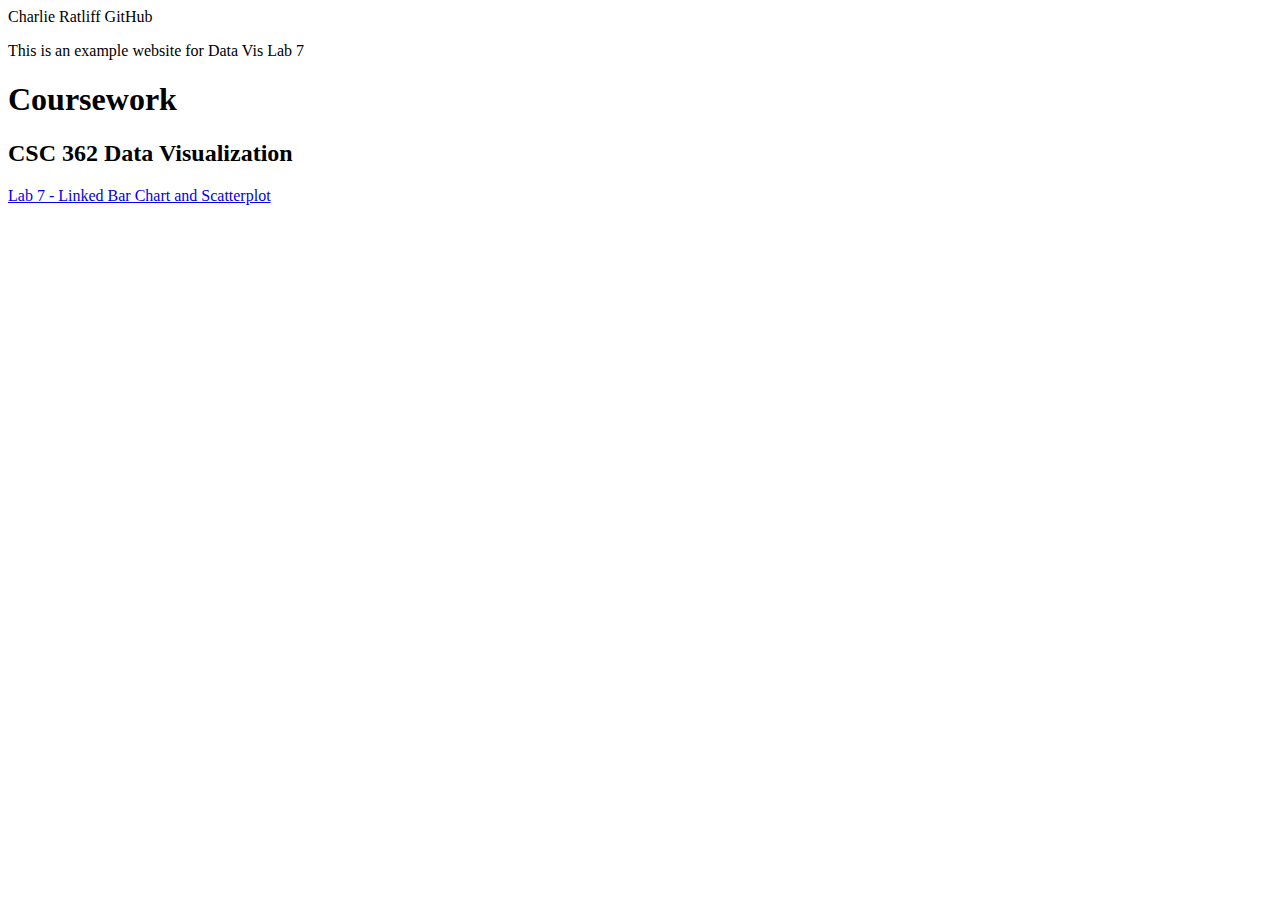
<file: index.html>
<!DOCTYPE html>
<html>
    <head>Charlie Ratliff GitHub</head>
    <p>This is an example website for Data Vis Lab 7</p>
<body>
<h1>Coursework</h1>
<h2>CSC 362 Data Visualization</h2>
<a href="lab7/trails-skeleton/index.html" target="_blank">
    Lab 7 - Linked Bar Chart and Scatterplot</a>
</body>
</html>
</file>
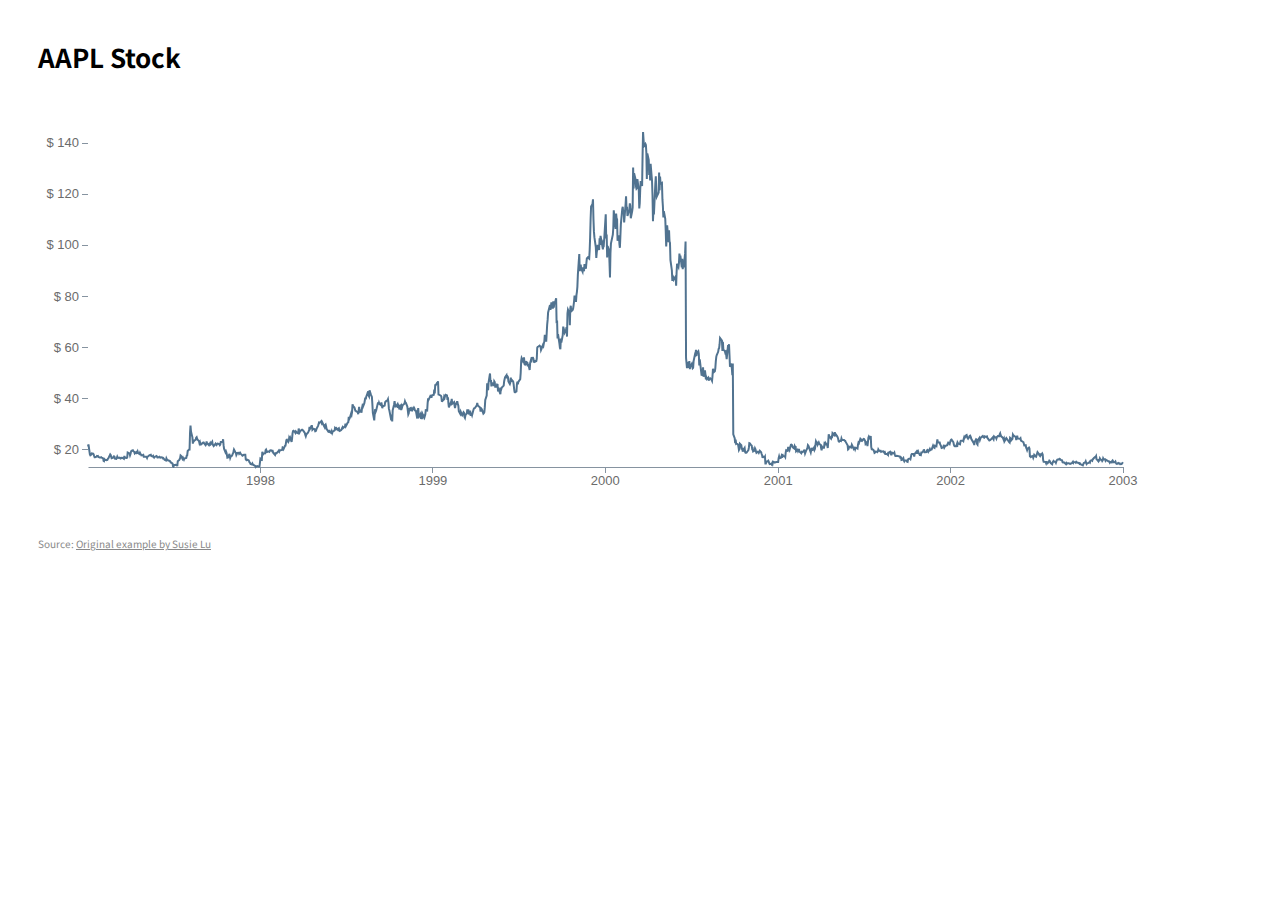
<file: Lab 8/annotations/index.html>
<!DOCTYPE html>
<html>
<head>
    <title>D3 Annotated Line Chart</title>
    <link rel="icon" href="data:;base64,iVBORwOKGO=" />
    <link rel="stylesheet" href="css/style.css">
    <link href="https://fonts.googleapis.com/css2?family=Noto+Sans+JP:wght@500;700&display=swap" rel="stylesheet">
</head>
<body> 
    <h1>AAPL Stock</h1>

    <svg id="chart"></svg>

    <div class="source">
        Source: <a href="https://bl.ocks.org/susielu/23dc3082669ee026c552b85081d90976">Original example by Susie Lu</a>
    </div>
    
    <script src="../js/d3.v6.min.js"></script>
    <script src="js/d3-annotation.min.js"></script>
    <script src="js/linechart.js"></script>
    <script src="js/main.js"></script>
</body>
</html>
</file>
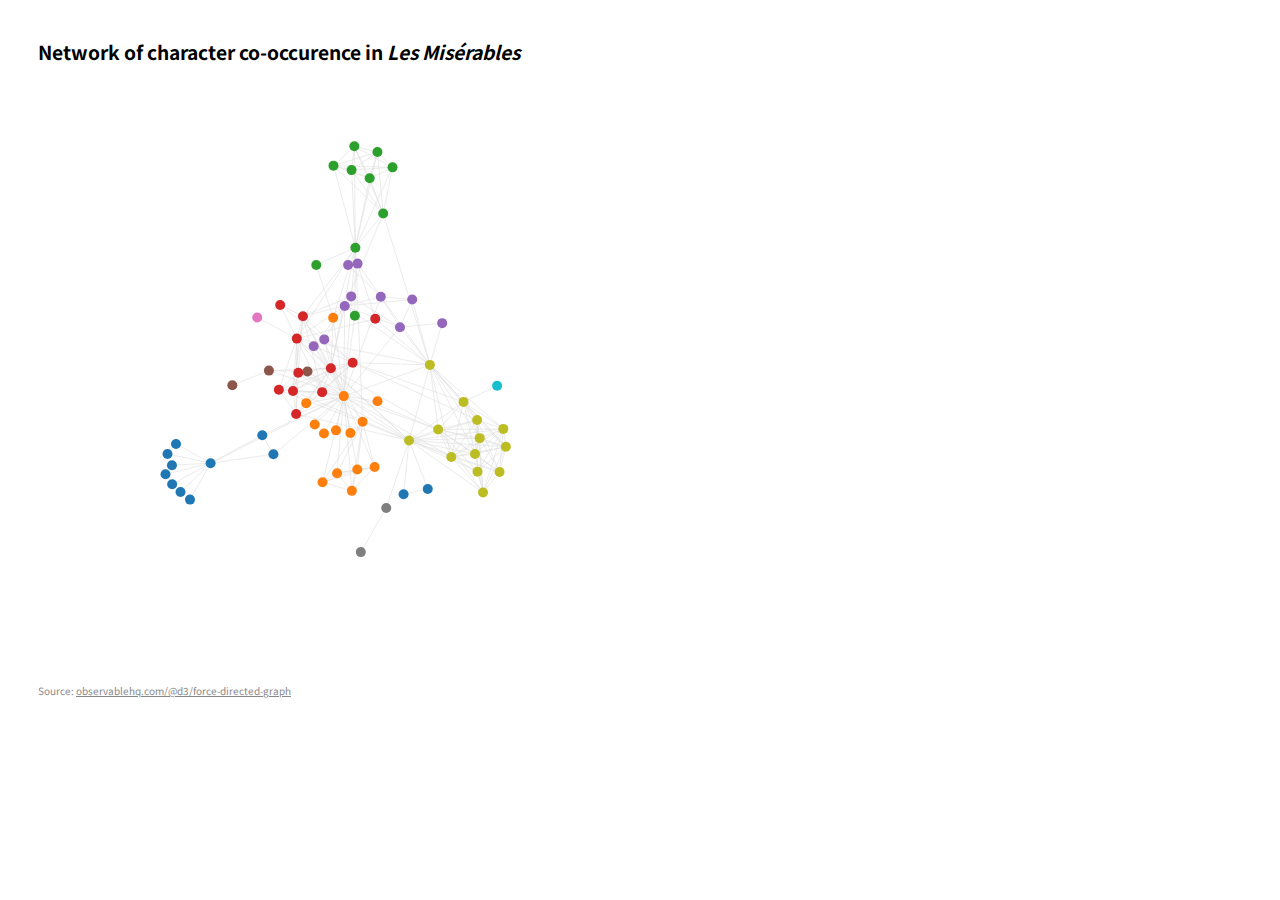
<file: Lab 8/graphs/index.html>
<!DOCTYPE html>
<html lang="en">
<head>
    <meta charset="UTF-8">
    <meta name="viewport" content="width=device-width, initial-scale=1.0">
    <title>Graphs and Trees</title>
    <link rel="stylesheet" href="css/style.css">
    <meta charset="UTF-8">
    <link href="https://fonts.googleapis.com/css2?family=Noto+Sans+JP:wght@500;700&display=swap" rel="stylesheet">

</head>
<body>
    <h1>Network of character co-occurence in <i>Les Misérables</i></h1>

    <div id="force-directed-graph"></div>
    <div id="name"></div>
    <div class="source">
        Source: <a href="https://observablehq.com/@d3/force-directed-graph">observablehq.com/@d3/force-directed-graph</a>
    </div>

    <script src="../js/d3.v6.min.js"></script>
    <script src="js/forceDirectedGraph.js"></script>
    <script src="js/main.js"></script>
</body>
</html>
</file>
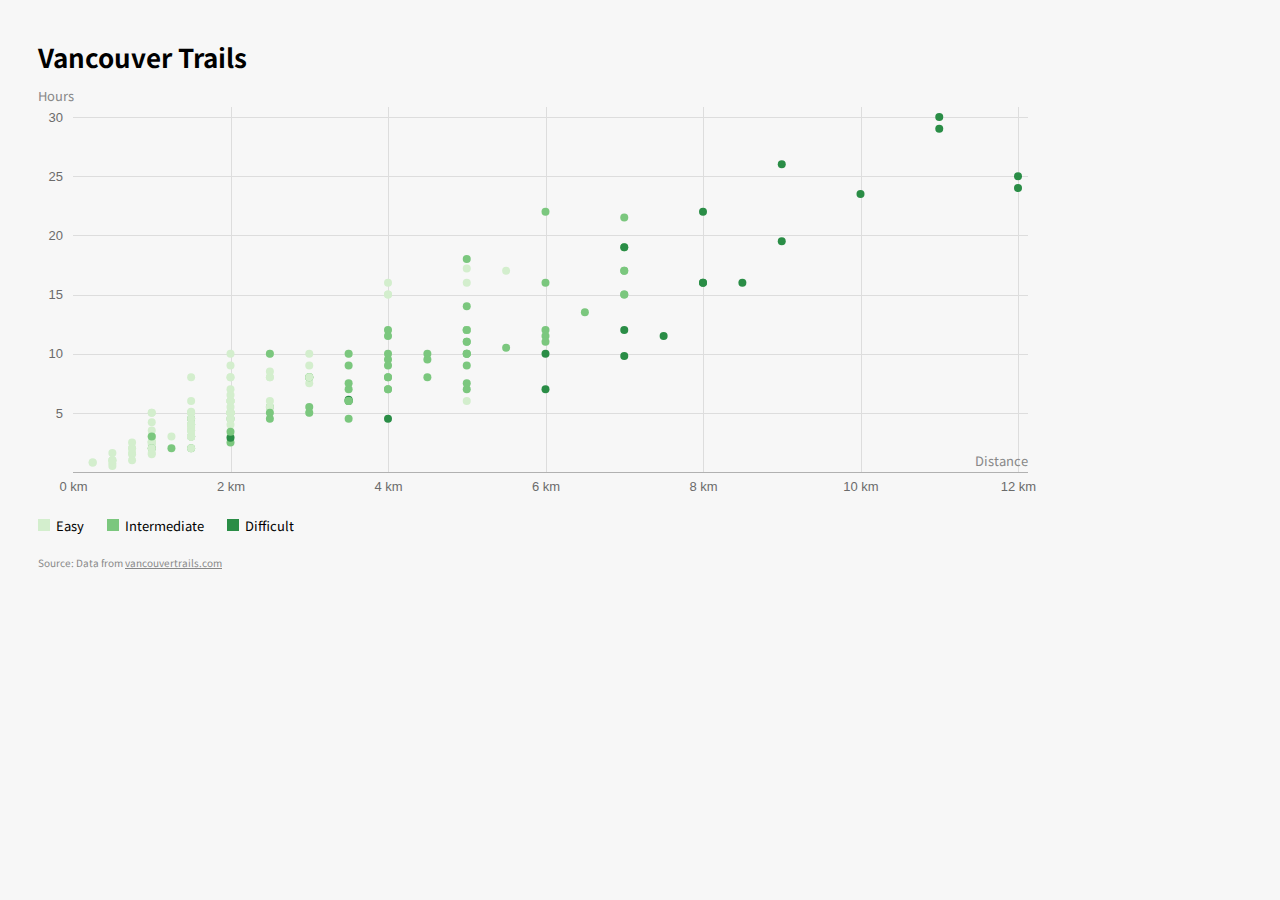
<file: Lab 8/responsive/index.html>
<!DOCTYPE html>
<html>
<head>
    <title>D3 Responsive Scatter Plot</title>
    <link rel="icon" href="data:;base64,iVBORwOKGO=" />
    <link rel="stylesheet" href="css/style.css">
    <link href="https://fonts.googleapis.com/css2?family=Noto+Sans+JP:wght@500;700&display=swap" rel="stylesheet">
</head>
<body> 
    <h1>Vancouver Trails</h1>
    
    <div id="scatterplot"></div>

    <ul class="legend">
        <li class="legend-btn" data-difficulty="Easy"><span class="legend-symbol"></span> Easy</li>
        <li class="legend-btn" data-difficulty="Intermediate"><span class="legend-symbol"></span> Intermediate</li>
        <li class="legend-btn" data-difficulty="Difficult"><span class="legend-symbol"></span> Difficult</li>
    </ul>

    <div class="source">
        Source: Data from <a href="https://vancouvertrails.com/trails/">vancouvertrails.com</a>
    </div>

    <div id="tooltip"></div>
    
    <script src="../js/d3.v6.min.js"></script>
    <script src="js/scatterplot.js"></script>
    <script src="js/main.js"></script>
</body>
</html>
</file>
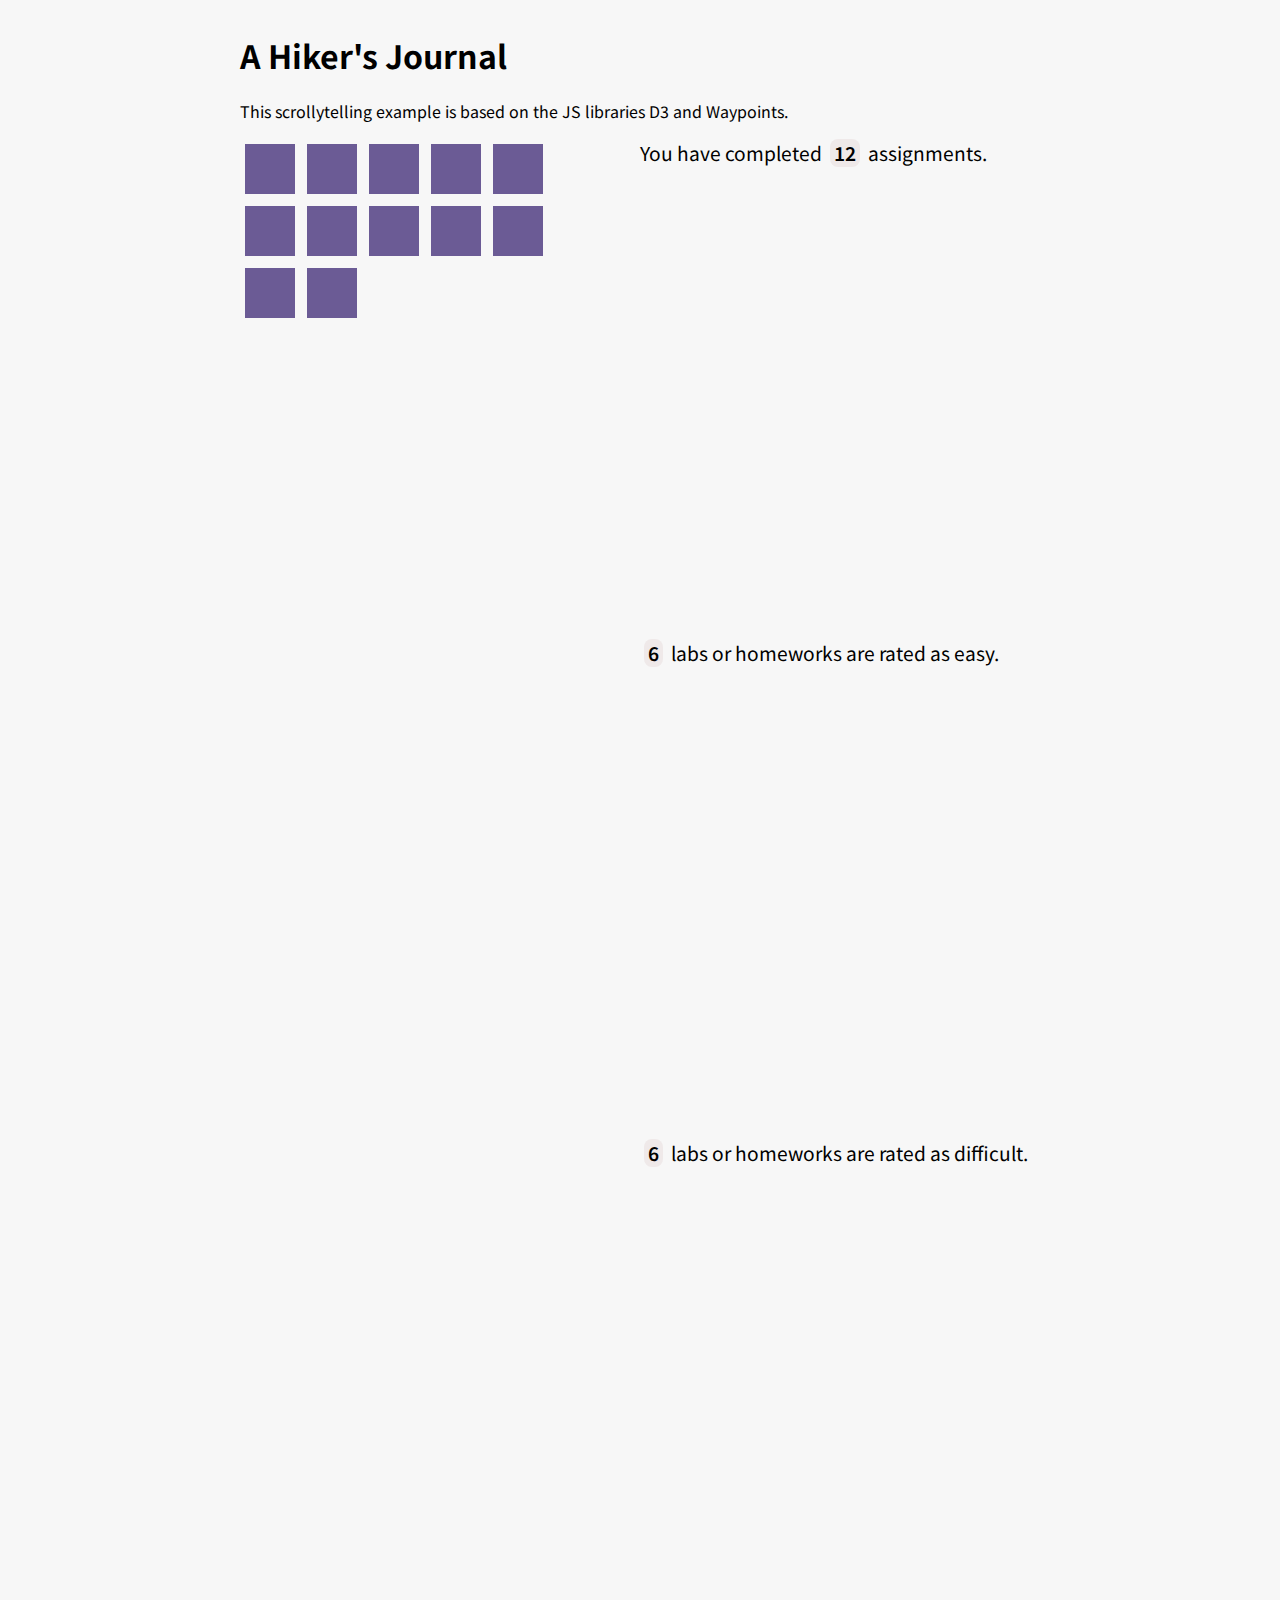
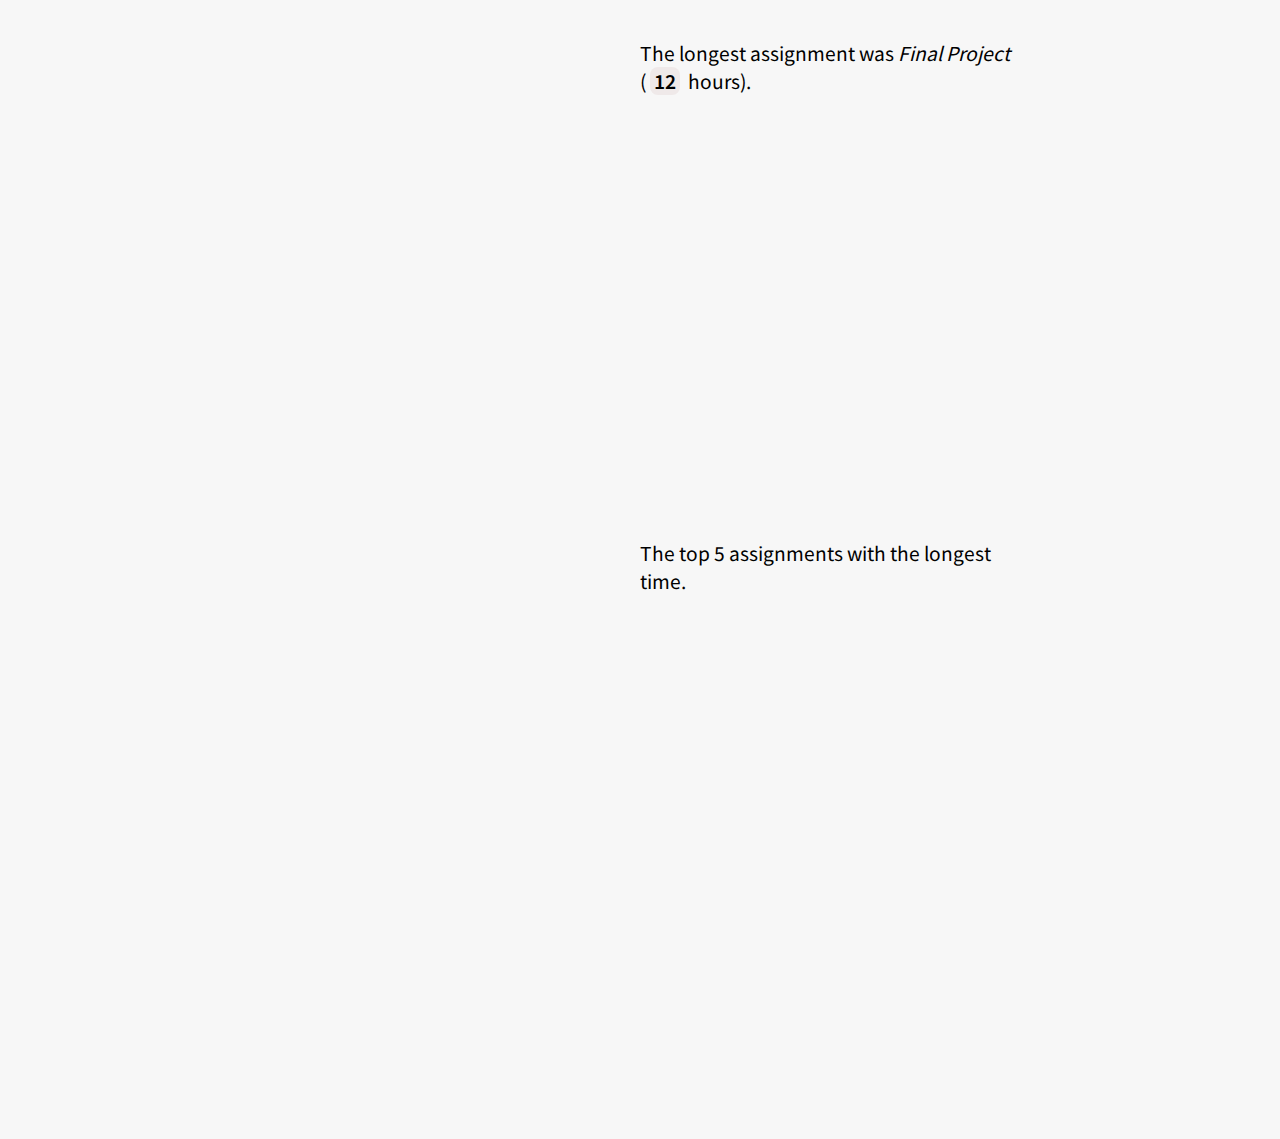
<file: Lab 8/scrollytelling/index.html>
<!DOCTYPE html>
<html>
<head>
    <title>Scrollytelling using D3 and Waypoints</title>
    <link rel="icon" href="data:;base64,iVBORwOKGO=" />
    <link rel="stylesheet" href="css/style.css">
    <link href="https://fonts.googleapis.com/css2?family=Noto+Sans+JP:wght@400;500;700&display=swap" rel="stylesheet">
</head>
<body> 
    <div class="page">
        <h1>A Hiker's Journal</h1>

        <p>This scrollytelling example is based on the JS libraries D3 and Waypoints.</p>

        <div class="container">
            <div id="vis"></div>
            <div id="prose">
                <div class="step" id="step0">You have completed <span class="count" id="assignment-count"></span> assignments.</div>
                <div class="step" id="step1"><span class="count" id="easy-assignment-count"></span> labs or homeworks are rated as easy.</div>
                <div class="step" id="step2"><span class="count" id="difficult-assignment-count"></span> labs or homeworks are rated as difficult.</div>
                <div class="step" id="step3">The longest assignment was <i><span id="max-duration-assignment"></span></i><br>(<span class="count" id="max-duration"></span> hours).</div>
                <div class="step" id="step4">The top 5 assignments with the longest time.</div>
            </div>
        </div>
    </div>


    <script src="../js/d3.v6.min.js"></script>
    <script src="js/noframework.waypoints.min.js"></script>
    <script src="js/scrollerVis.js"></script>
    <script src="js/main.js"></script>
</body>
</html>
</file>
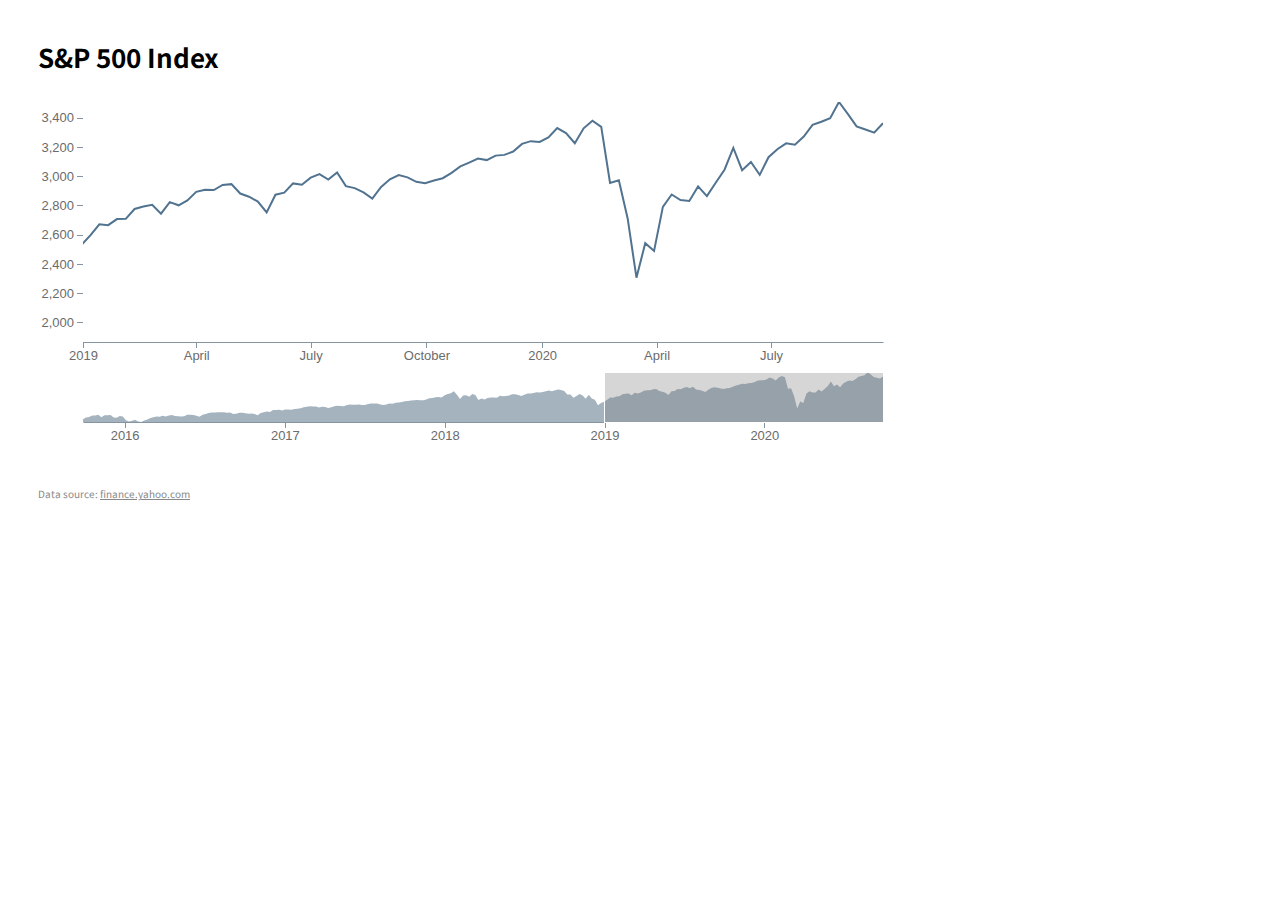
<file: lab7/stock-skeleton/index.html>
<!DOCTYPE html>
<html>
<head>
    <title>D3 Brushing & Linking</title>
    <link rel="stylesheet" href="css/style.css">
    <link href="https://fonts.googleapis.com/css2?family=Noto+Sans+JP:wght@500;700&display=swap" rel="stylesheet">
</head>
<body> 
    <h1>S&P 500 Index</h1>

    <svg id="chart"></svg>

    <div class="source">
        Data source: <a href="https://finance.yahoo.com">finance.yahoo.com</a>
    </div>
    
    <script src="js/d3.v6.min.js"></script>
    <script src="js/focusContextVis.js"></script>
    <script src="js/main.js"></script>
</body>
</html>
</file>
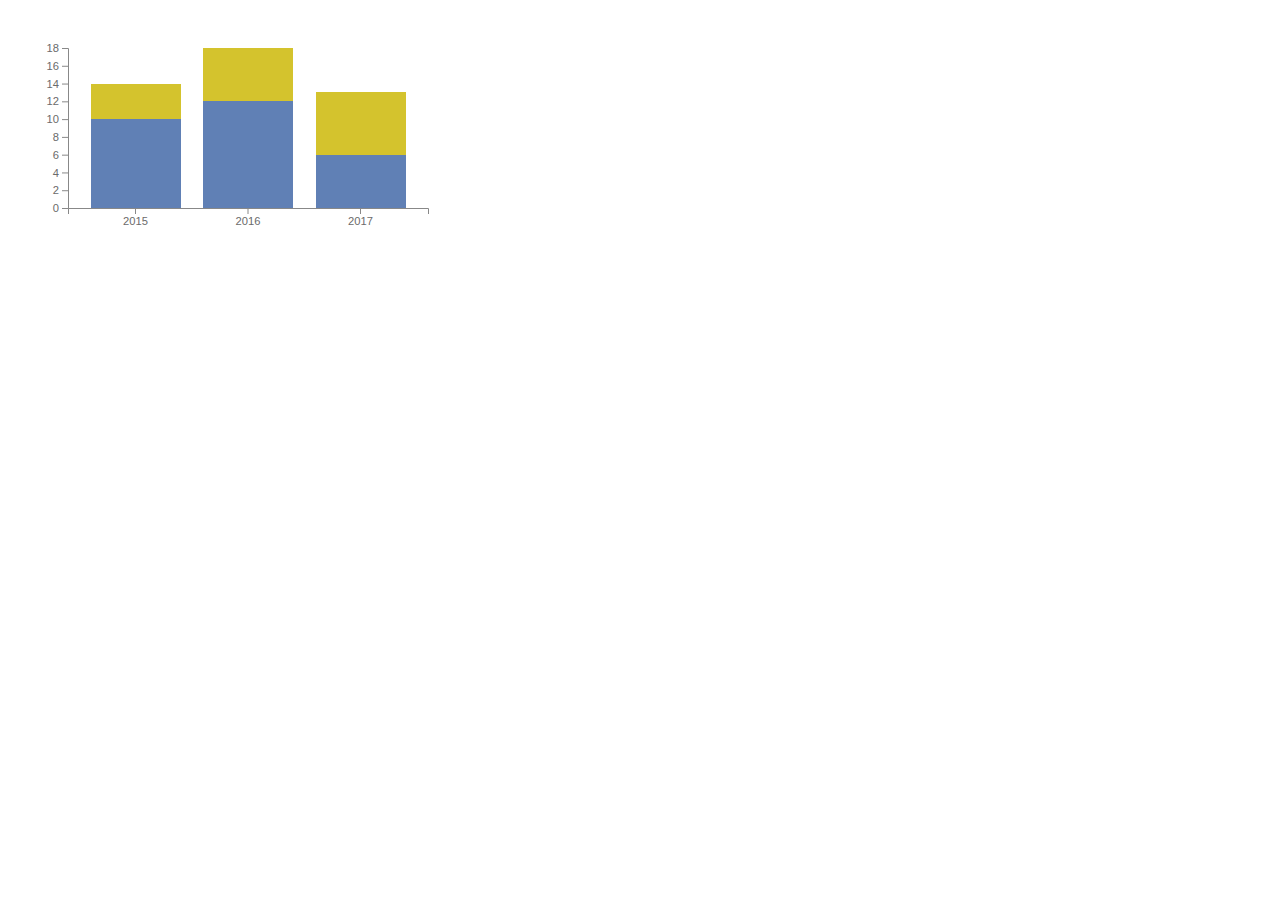
<file: lab7/stream-stacks/index.html>
<!DOCTYPE html>
<html>
<head>
    <title>D3 Stacked Bar Chart</title>
    <meta charset="utf-8">
    <link rel="icon" href="data:;base64,iVBORwOKGO=" />
    <link rel="stylesheet" href="css/style.css">
    <link href="https://fonts.googleapis.com/css2?family=Noto+Sans+JP:wght@400;700&display=swap" rel="stylesheet">
</head>
<body>
    
    <svg id="chart"></svg>
    
    <script src="js/d3.v6.min.js"></script>
    <script src="js/stackedBarChart.js"></script>
    <script src="js/main.js"></script>
</body>
</html>
</file>
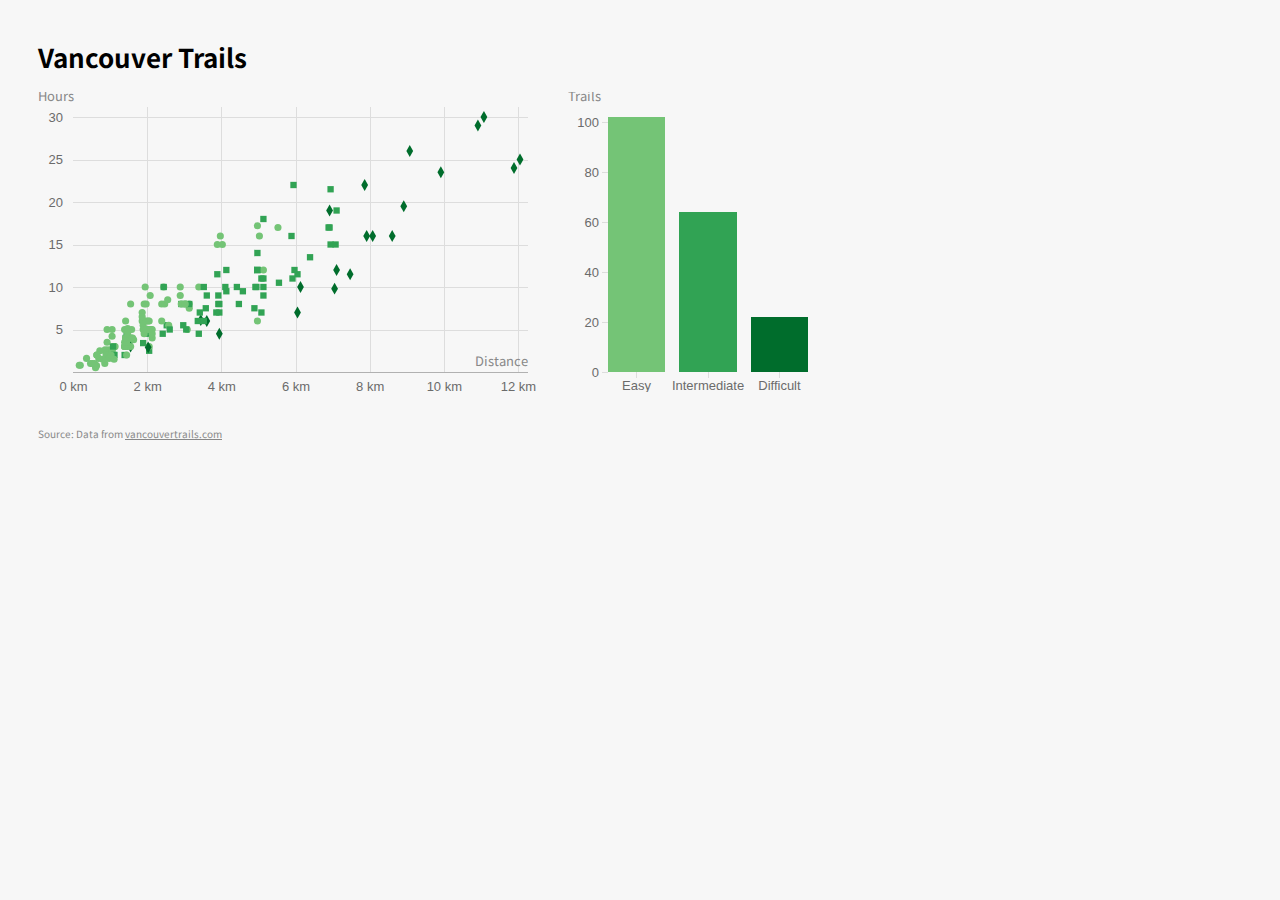
<file: lab7/trails-skeleton/index.html>
<!DOCTYPE html>
<html>
<head>
    <title>D3 Linked Charts - Basic</title>
    <link rel="stylesheet" href="css/style.css">
    <link href="https://fonts.googleapis.com/css2?family=Noto+Sans+JP:wght@500;700&display=swap" rel="stylesheet">
</head>
<body> 
    <h1>Vancouver Trails</h1>
    <!-- The wrapper div, called "container", has the display "flex" in the CSS
    to help position both divs close to each other on the page.-->
    <div class="container">

        <!-- We have two divs, one for each SVG.The class for the scatterplot div
        helps with left/right positioning-->
        <div class="margin-right"><svg id="scatterplot"></svg></div>
        <div><svg id="barchart"></svg></div>

    </div>

    <div class="source">
        Source: Data from <a href="https://vancouvertrails.com/trails/">vancouvertrails.com</a>
    </div>

    <!-- Similar tooltip code that we have used previously -->
    <div id="tooltip"></div>
    
    <!-- Order matters: we first import D3, then we use it in 
    scatterplot and barchart. We use our Scatterplot and Barchart
    objects in our main.js, so it should be last. -->
    <script src="js/d3.v6.min.js"></script>
    <script src="js/scatterplot.js"></script>
    <script src="js/barchart.js"></script>
    <script src="js/main.js"></script>
</body>
</html>
</file>
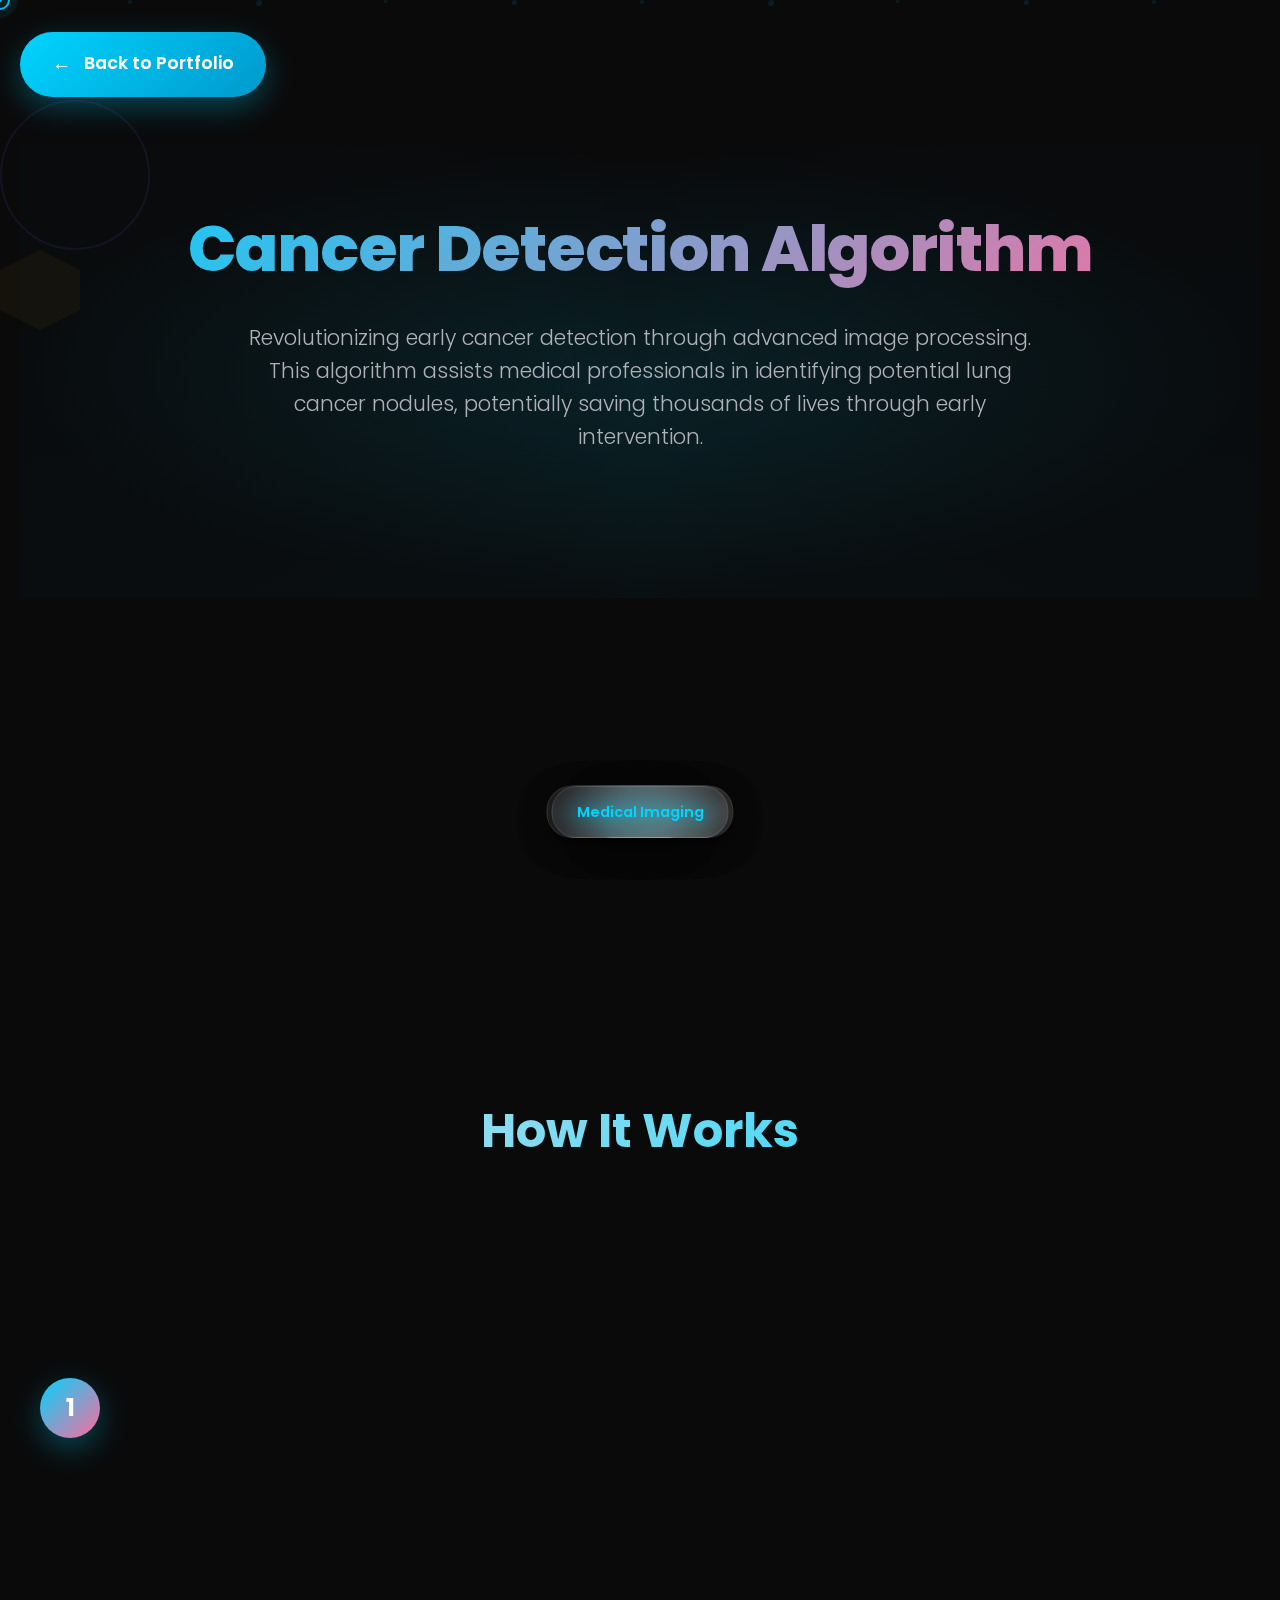
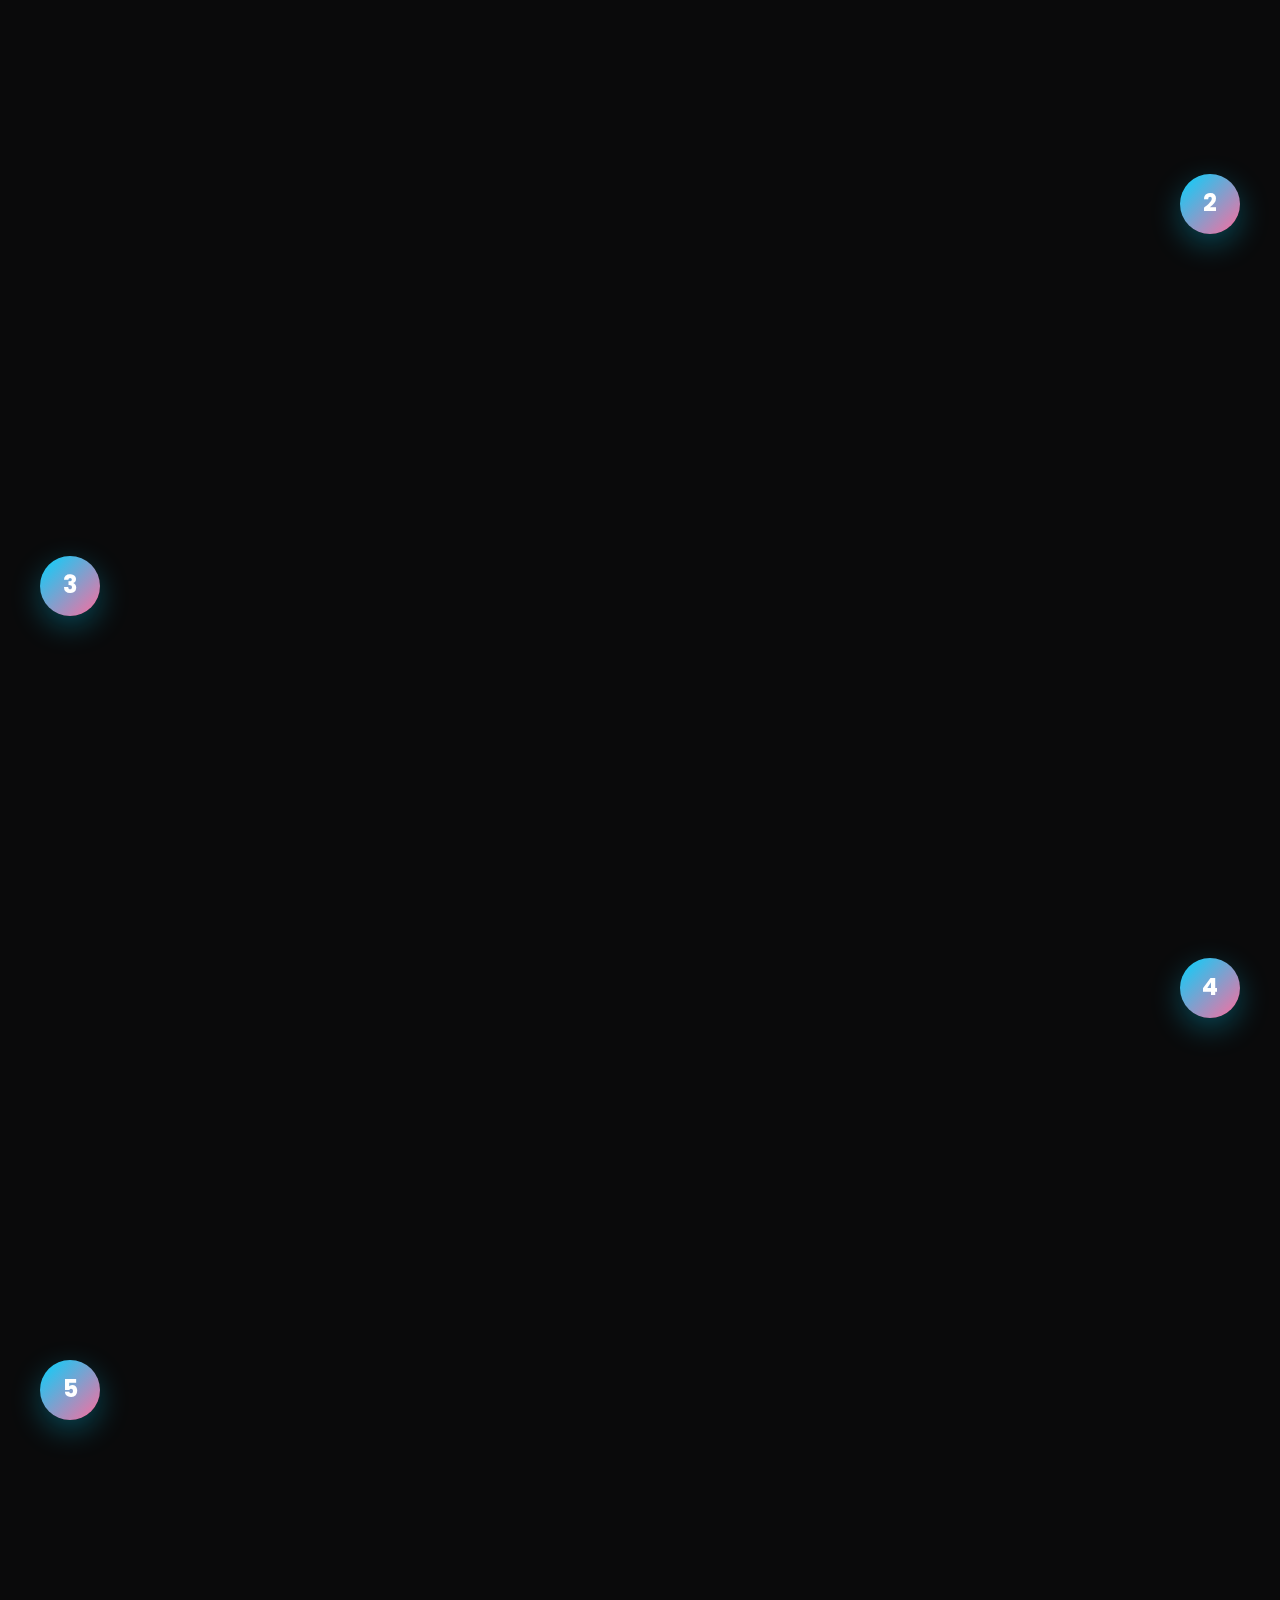
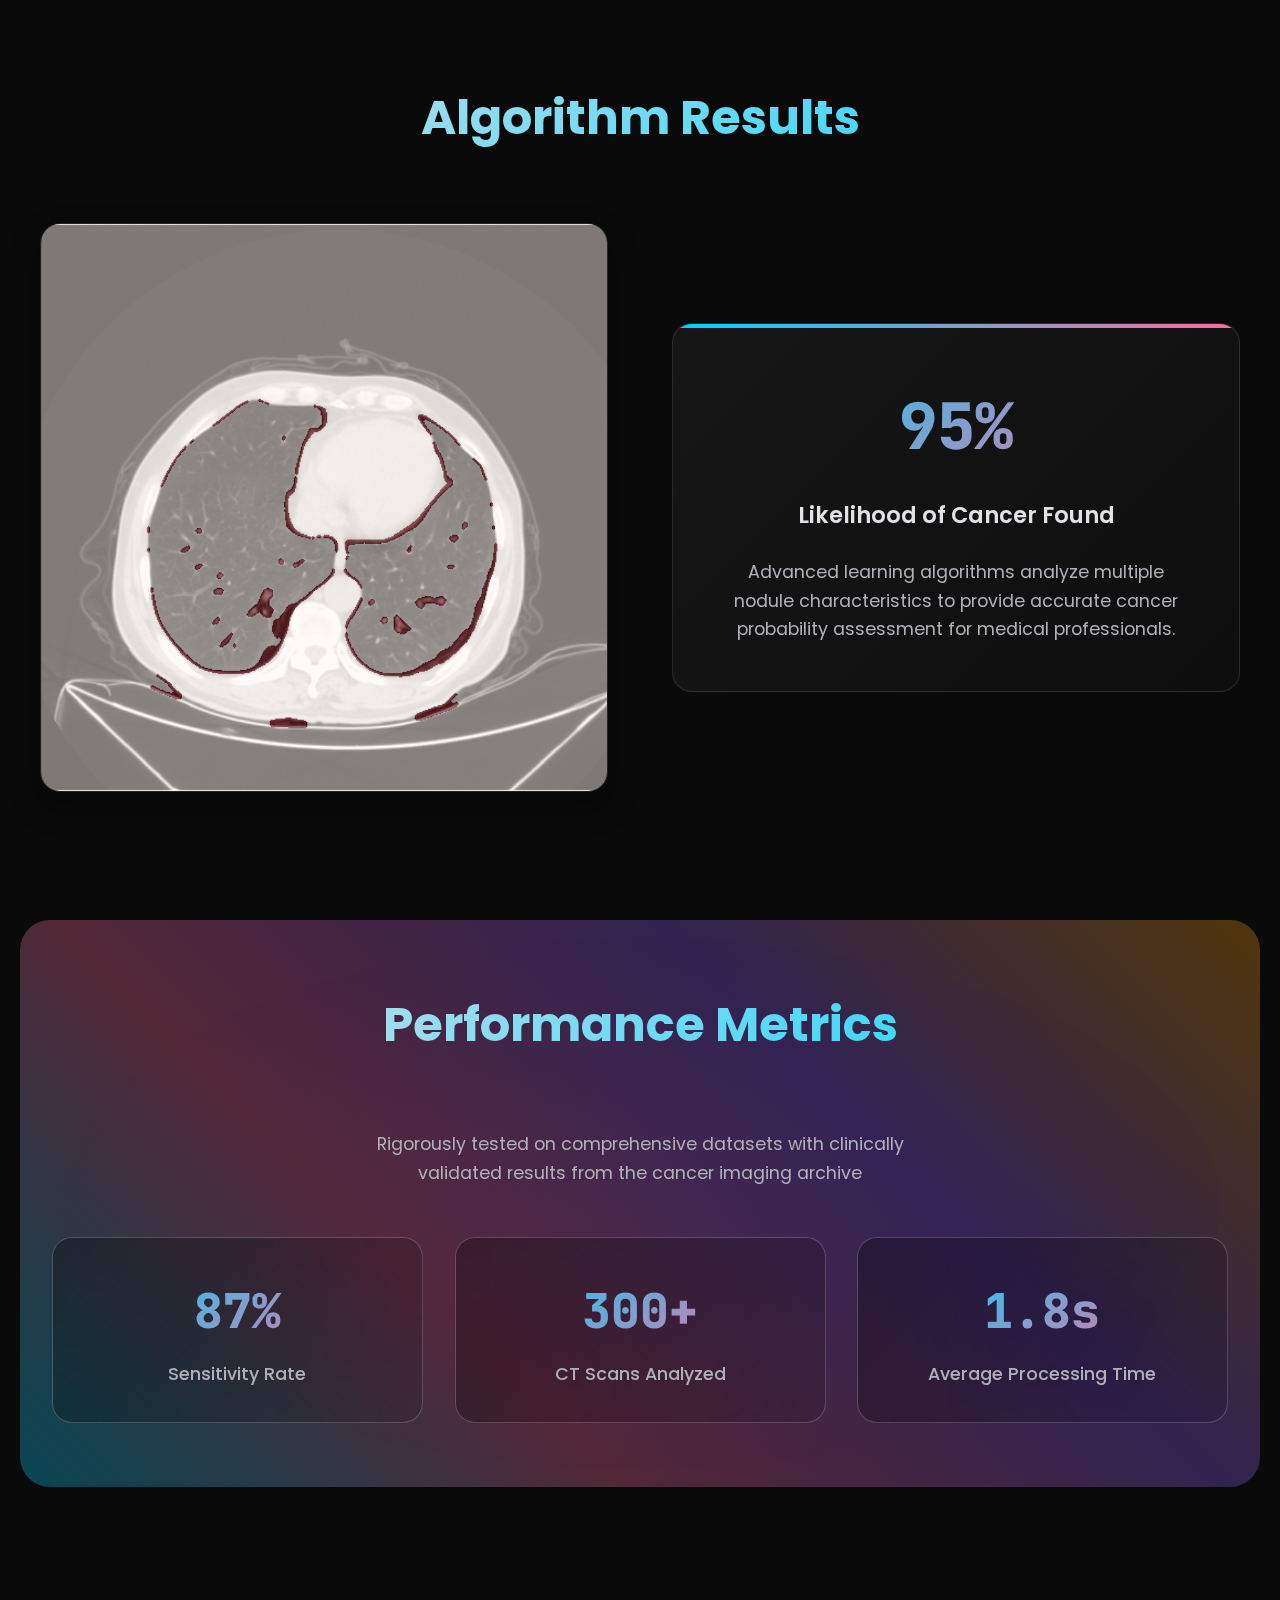
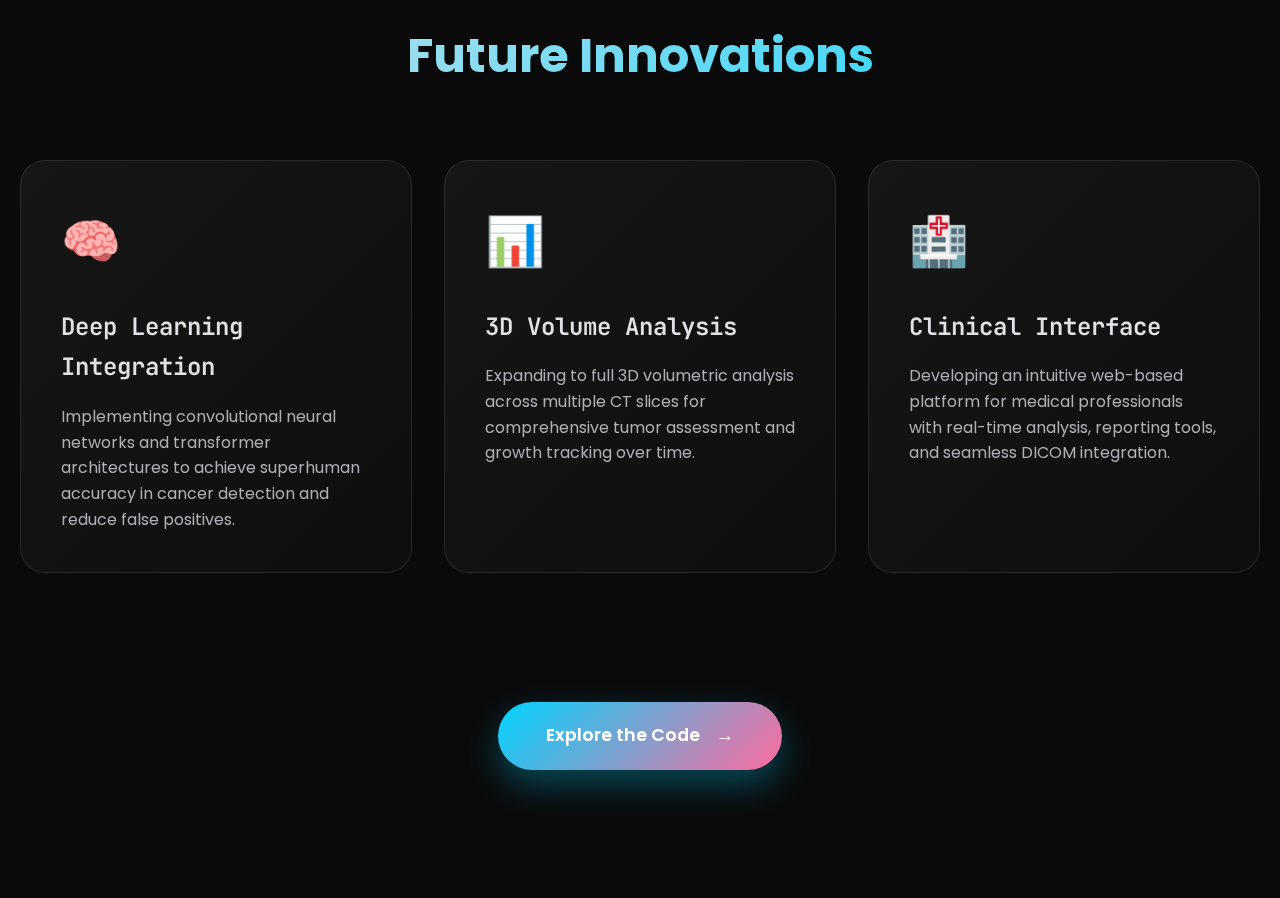
<file: projects/cancer.html>
<!DOCTYPE html>
<html lang="en">
<head>
    <meta charset="UTF-8">
    <meta name="viewport" content="width=device-width, initial-scale=1.0">
    <title>Cancer Tumor Detection - Charlie Ratliff</title>
    <link href="https://fonts.googleapis.com/css2?family=JetBrains+Mono:wght@400;500;700&family=Poppins:wght@300;400;500;600;700;800&display=swap" rel="stylesheet">
    <style>
        :root {
            --primary-cyan: #00d4ff;
            --primary-dark: #0099cc;
            --accent-pink: #ff6b9d;
            --accent-purple: #8b5cf6;
            --accent-orange: #f59e0b;
            --dark-bg: #0a0a0b;
            --darker-bg: #050507;
            --light-text: #e1e1e6;
            --muted-text: #b0b0b8;
            --glass-bg: rgba(255, 255, 255, 0.05);
            --glass-border: rgba(255, 255, 255, 0.1);
        }

        * {
            margin: 0;
            padding: 0;
            box-sizing: border-box;
        }

        body {
            font-family: 'Poppins', -apple-system, BlinkMacSystemFont, sans-serif;
            background: var(--dark-bg);
            color: var(--light-text);
            line-height: 1.7;
            overflow-x: hidden;
            position: relative;
        }

        /* Animated Background Particles */
        .bg-particles {
            position: fixed;
            top: 0;
            left: 0;
            width: 100%;
            height: 100%;
            pointer-events: none;
            z-index: -1;
            overflow: hidden;
        }

        .particle {
            position: absolute;
            background: var(--primary-cyan);
            border-radius: 50%;
            opacity: 0.1;
            animation: float 20s infinite linear;
        }

        .particle:nth-child(1) { width: 4px; height: 4px; left: 10%; animation-delay: 0s; }
        .particle:nth-child(2) { width: 6px; height: 6px; left: 20%; animation-delay: 2s; }
        .particle:nth-child(3) { width: 3px; height: 3px; left: 30%; animation-delay: 4s; }
        .particle:nth-child(4) { width: 5px; height: 5px; left: 40%; animation-delay: 6s; }
        .particle:nth-child(5) { width: 4px; height: 4px; left: 50%; animation-delay: 8s; }
        .particle:nth-child(6) { width: 6px; height: 6px; left: 60%; animation-delay: 10s; }
        .particle:nth-child(7) { width: 3px; height: 3px; left: 70%; animation-delay: 12s; }
        .particle:nth-child(8) { width: 5px; height: 5px; left: 80%; animation-delay: 14s; }
        .particle:nth-child(9) { width: 4px; height: 4px; left: 90%; animation-delay: 16s; }

        @keyframes float {
            0% { transform: translateY(100vh) rotate(0deg); opacity: 0; }
            10% { opacity: 0.1; }
            90% { opacity: 0.1; }
            100% { transform: translateY(-100px) rotate(360deg); opacity: 0; }
        }

        /* Geometric Background Elements */
        .geometric-bg {
            position: fixed;
            top: 0;
            left: 0;
            width: 100%;
            height: 100%;
            z-index: -1;
            overflow: hidden;
        }

        .geometric-shape {
            position: absolute;
            border: 1px solid rgba(0, 212, 255, 0.1);
            animation: rotate 30s linear infinite;
        }

        .triangle {
            width: 100px;
            height: 100px;
            border-left: 50px solid transparent;
            border-right: 50px solid transparent;
            border-bottom: 86px solid rgba(255, 107, 157, 0.05);
            border: none;
            top: 10%;
            right: 10%;
            animation: float-rotate 25s ease-in-out infinite;
        }

        .circle {
            width: 150px;
            height: 150px;
            border-radius: 50%;
            border: 2px solid rgba(139, 92, 246, 0.1);
            top: 60%;
            left: 5%;
            animation: pulse 15s ease-in-out infinite;
        }

        .hexagon {
            width: 80px;
            height: 80px;
            background: rgba(245, 158, 11, 0.05);
            clip-path: polygon(50% 0%, 100% 25%, 100% 75%, 50% 100%, 0% 75%, 0% 25%);
            top: 30%;
            right: 5%;
            animation: float-rotate 20s ease-in-out infinite reverse;
        }

        @keyframes rotate {
            from { transform: rotate(0deg); }
            to { transform: rotate(360deg); }
        }

        @keyframes float-rotate {
            0%, 100% { transform: translateY(0) rotate(0deg); }
            33% { transform: translateY(-20px) rotate(120deg); }
            66% { transform: translateY(10px) rotate(240deg); }
        }

        @keyframes pulse {
            0%, 100% { transform: scale(1) rotate(0deg); opacity: 0.1; }
            50% { transform: scale(1.1) rotate(180deg); opacity: 0.2; }
        }

        .container {
            max-width: 1400px;
            margin: 0 auto;
            padding: 2rem 20px;
            position: relative;
            z-index: 1;
        }

        /* Morphing Back Button */
        .back-link {
            position: relative;
            display: inline-flex;
            align-items: center;
            gap: 0.8rem;
            padding: 1rem 2rem;
            margin-bottom: 3rem;
            text-decoration: none;
            font-weight: 600;
            font-size: 1.1rem;
            border-radius: 50px;
            background: linear-gradient(135deg, var(--primary-cyan), var(--primary-dark));
            color: white;
            transition: all 0.4s cubic-bezier(0.4, 0, 0.2, 1);
            overflow: hidden;
            box-shadow: 0 10px 30px rgba(0, 212, 255, 0.3);
        }

        .back-link::before {
            content: '';
            position: absolute;
            top: 0;
            left: -100%;
            width: 100%;
            height: 100%;
            background: linear-gradient(90deg, transparent, rgba(255, 255, 255, 0.2), transparent);
            transition: left 0.6s;
        }

        .back-link:hover {
            transform: translateY(-3px) scale(1.05);
            box-shadow: 0 20px 40px rgba(0, 212, 255, 0.4);
            border-radius: 15px;
        }

        .back-link:hover::before {
            left: 100%;
        }

        .back-arrow {
            font-size: 1.2rem;
            transition: transform 0.3s ease;
        }

        .back-link:hover .back-arrow {
            transform: translateX(-5px);
        }

        /* Hero Section with Parallax */
        .hero-section {
            position: relative;
            padding: 4rem 0 6rem;
            text-align: center;
            background: radial-gradient(ellipse at center, rgba(0, 212, 255, 0.1) 0%, transparent 70%);
            overflow: hidden;
        }

        .hero-section::before {
            content: '';
            position: absolute;
            top: -50%;
            left: -50%;
            width: 200%;
            height: 200%;
            background: conic-gradient(from 0deg, transparent, rgba(0, 212, 255, 0.1), transparent);
            animation: rotate 40s linear infinite;
            opacity: 0.3;
        }

        .hero-content {
            position: relative;
            z-index: 2;
        }

        .hero-title {
            font-size: clamp(2.5rem, 5vw, 4.5rem);
            font-weight: 800;
            margin-bottom: 2rem;
            background: linear-gradient(135deg, var(--primary-cyan), var(--accent-pink), var(--accent-purple));
            background-size: 200% 200%;
            -webkit-background-clip: text;
            -webkit-text-fill-color: transparent;
            background-clip: text;
            animation: gradient-shift 8s ease-in-out infinite;
            line-height: 1.25;
            letter-spacing: -0.02em;
        }

        @keyframes gradient-shift {
            0%, 100% { background-position: 0% 50%; }
            50% { background-position: 100% 50%; }
        }

        .hero-subtitle {
            font-size: 1.3rem;
            color: var(--muted-text);
            max-width: 800px;
            margin: 0 auto 3rem;
            font-weight: 300;
            line-height: 1.6;
        }

        /* Floating Tech Stack */
        .tech-constellation {
            position: relative;
            height: 300px;
            margin: 4rem 0;
            perspective: 1000px;
        }

        .tech-orbit {
            position: absolute;
            top: 50%;
            left: 50%;
            transform: translate(-50%, -50%);
            animation: orbit 20s linear infinite;
        }

        .tech-orbit:nth-child(1) { animation-duration: 15s; }
        .tech-orbit:nth-child(2) { animation-duration: 20s; animation-direction: reverse; }
        .tech-orbit:nth-child(3) { animation-duration: 25s; }
        .tech-orbit:nth-child(4) { animation-duration: 18s; animation-direction: reverse; }
        .tech-orbit:nth-child(5) { animation-duration: 22s; }
        .tech-orbit:nth-child(6) { animation-duration: 27s; animation-direction: reverse; }

        @keyframes orbit {
            from { transform: translate(-50%, -50%) rotate(0deg) translateX(150px) rotate(0deg); }
            to { transform: translate(-50%, -50%) rotate(360deg) translateX(150px) rotate(-360deg); }
        }

        .tech-orbit:nth-child(4) {
            animation-name: orbit-inner;
        }

        .tech-orbit:nth-child(5) {
            animation-name: orbit-outer;
        }

        .tech-orbit:nth-child(6) {
            animation-name: orbit-ellipse;
        }

        @keyframes orbit-inner {
            from { transform: translate(-50%, -50%) rotate(0deg) translateX(100px) rotate(0deg); }
            to { transform: translate(-50%, -50%) rotate(360deg) translateX(100px) rotate(-360deg); }
        }

        @keyframes orbit-outer {
            from { transform: translate(-50%, -50%) rotate(0deg) translateX(200px) rotate(0deg); }
            to { transform: translate(-50%, -50%) rotate(360deg) translateX(200px) rotate(-360deg); }
        }

        @keyframes orbit-ellipse {
            from { transform: translate(-50%, -50%) rotate(0deg) translateX(120px) translateY(80px) rotate(0deg); }
            to { transform: translate(-50%, -50%) rotate(360deg) translateX(120px) translateY(80px) rotate(-360deg); }
        }

        .tech-tag {
            background: linear-gradient(135deg, var(--glass-bg), rgba(255, 255, 255, 0.1));
            backdrop-filter: blur(10px);
            border: 1px solid var(--glass-border);
            color: var(--primary-cyan);
            padding: 0.8rem 1.5rem;
            border-radius: 25px;
            font-weight: 600;
            font-size: 0.9rem;
            white-space: nowrap;
            box-shadow: 0 8px 32px rgba(0, 0, 0, 0.3);
            transition: all 0.3s ease;
            cursor: pointer;
        }

        .tech-tag:hover {
            transform: translateY(-5px) scale(1.1);
            background: linear-gradient(135deg, var(--primary-cyan), var(--accent-pink));
            color: white;
            box-shadow: 0 15px 35px rgba(0, 212, 255, 0.4);
        }

        /* Results Section */
        .results-section {
            margin: 6rem 0;
            position: relative;
        }

        .results-container {
            max-width: 1200px;
            margin: 0 auto;
            display: grid;
            grid-template-columns: 1fr 1fr;
            gap: 4rem;
            align-items: center;
        }

        .results-image {
            width: 100%;
            border-radius: 20px;
            overflow: hidden;
            box-shadow: 0 15px 30px rgba(0, 0, 0, 0.4);
            border: 1px solid var(--glass-border);
        }

        .results-image img {
            width: 100%;
            height: auto;
            display: block;
        }

        .results-content {
            display: flex;
            flex-direction: column;
            justify-content: center;
        }

        .results-stat {
            background: linear-gradient(135deg, var(--glass-bg), rgba(255, 255, 255, 0.02));
            backdrop-filter: blur(10px);
            border: 1px solid var(--glass-border);
            border-radius: 20px;
            padding: 3rem;
            position: relative;
            overflow: hidden;
            text-align: center;
        }

        .results-stat::before {
            content: '';
            position: absolute;
            top: 0;
            left: 0;
            right: 0;
            height: 4px;
            background: linear-gradient(90deg, var(--primary-cyan), var(--accent-pink));
        }

        .results-stat-number {
            font-size: 4rem;
            font-weight: 800;
            background: linear-gradient(135deg, var(--primary-cyan), var(--accent-pink));
            -webkit-background-clip: text;
            -webkit-text-fill-color: transparent;
            background-clip: text;
            margin-bottom: 1rem;
            font-family: 'JetBrains Mono', monospace;
        }

        .results-stat-label {
            color: var(--light-text);
            font-size: 1.4rem;
            font-weight: 600;
            margin-bottom: 1.5rem;
        }

        .results-stat-description {
            color: var(--muted-text);
            font-size: 1.1rem;
            line-height: 1.6;
        }

        /* Mobile responsive for results */
        @media (max-width: 768px) {
            .results-container {
                grid-template-columns: 1fr;
                gap: 2rem;
            }
        }

        /* Algorithm Steps with Creative Layout */
        .algorithm-section {
            margin: 8rem 0;
            position: relative;
        }

        .section-title {
            font-size: 3rem;
            font-weight: 700;
            text-align: center;
            margin-bottom: 4rem;
            background: linear-gradient(135deg, var(--light-text), var(--primary-cyan));
            -webkit-background-clip: text;
            -webkit-text-fill-color: transparent;
            background-clip: text;
        }

        .steps-container {
            position: relative;
            max-width: 1200px;
            margin: 0 auto;
        }

        .algorithm-step {
            position: relative;
            margin-bottom: 4rem;
            display: flex;
            align-items: center;
            gap: 3rem;
        }

        .algorithm-step:nth-child(even) {
            flex-direction: row-reverse;
        }

        .step-number {
            position: relative;
            width: 60px;
            height: 60px;
            background: linear-gradient(135deg, var(--primary-cyan), var(--accent-pink));
            border-radius: 50%;
            display: flex;
            align-items: center;
            justify-content: center;
            font-size: 1.5rem;
            font-weight: bold;
            color: white;
            z-index: 2;
            box-shadow: 0 10px 30px rgba(0, 212, 255, 0.3);
            flex-shrink: 0;
        }

        .step-content {
            flex: 1;
            background: linear-gradient(135deg, var(--glass-bg), rgba(255, 255, 255, 0.02));
            backdrop-filter: blur(20px);
            border: 1px solid var(--glass-border);
            border-radius: 20px;
            padding: 2.5rem;
            transform: translateY(20px);
            opacity: 0;
            transition: all 0.6s ease;
            position: relative;
            overflow: hidden;
        }

        .step-content::before {
            content: '';
            position: absolute;
            top: 0;
            left: -100%;
            width: 100%;
            height: 100%;
            background: linear-gradient(90deg, transparent, rgba(0, 212, 255, 0.1), transparent);
            transition: left 0.8s ease;
        }

        .step-content:hover::before {
            left: 100%;
        }

        .step-content.visible {
            transform: translateY(0);
            opacity: 1;
        }

        .algorithm-step:nth-child(even) .step-content {
            transform: translateY(20px) translateX(20px);
        }

        .algorithm-step:nth-child(even) .step-content.visible {
            transform: translateY(0) translateX(0);
        }

        .step-title {
            font-size: 1.8rem;
            font-weight: 600;
            color: var(--primary-cyan);
            margin-bottom: 1rem;
            font-family: 'JetBrains Mono', monospace;
        }

        .step-description {
            color: var(--muted-text);
            line-height: 1.7;
            margin-bottom: 1.5rem;
        }

        .step-list {
            list-style: none;
            padding: 0;
        }

        .step-list li {
            position: relative;
            padding-left: 2rem;
            margin-bottom: 0.8rem;
            color: var(--light-text);
            transition: color 0.3s ease;
        }

        .step-list li::before {
            content: '▶';
            position: absolute;
            left: 0;
            color: var(--accent-pink);
            font-size: 0.8rem;
            animation: pulse-arrow 2s ease-in-out infinite;
        }

        @keyframes pulse-arrow {
            0%, 100% { transform: scale(1); }
            50% { transform: scale(1.2); }
        }

        .step-list li:hover {
            color: var(--primary-cyan);
        }

        /* Performance Dashboard */
        .performance-section {
            margin: 8rem 0;
            background: radial-gradient(ellipse at center, rgba(139, 92, 246, 0.05) 0%, transparent 70%);
            padding: 4rem 2rem;
            border-radius: 30px;
            position: relative;
            overflow: hidden;
        }

        .performance-section::before {
            content: '';
            position: absolute;
            top: -2px;
            left: -2px;
            right: -2px;
            bottom: -2px;
            background: linear-gradient(45deg, var(--primary-cyan), var(--accent-pink), var(--accent-purple), var(--accent-orange));
            border-radius: 30px;
            z-index: -1;
            opacity: 0.3;
        }

        .stats-grid {
            display: grid;
            grid-template-columns: repeat(auto-fit, minmax(250px, 1fr));
            gap: 2rem;
            margin-top: 3rem;
        }

        .stat-card {
            background: linear-gradient(135deg, rgba(0, 0, 0, 0.3), rgba(0, 0, 0, 0.1));
            backdrop-filter: blur(10px);
            border: 1px solid rgba(255, 255, 255, 0.2);
            border-radius: 20px;
            padding: 2rem;
            text-align: center;
            position: relative;
            overflow: hidden;
            transition: transform 0.3s ease, box-shadow 0.3s ease, border-color 0.3s ease;
            will-change: transform;
        }

        .stat-card::before {
            content: '';
            position: absolute;
            top: 0;
            left: 0;
            width: 100%;
            height: 3px;
            background: linear-gradient(90deg, var(--primary-cyan), var(--accent-pink));
            transform: scaleX(0);
            transition: transform 0.3s ease;
        }

        .stat-card:hover::before {
            transform: scaleX(1);
        }

        .stat-card:hover {
            transform: translateY(-5px);
            box-shadow: 0 15px 30px rgba(0, 0, 0, 0.2);
            border-color: var(--primary-cyan);
        }

        .stat-number {
            font-size: 3rem;
            font-weight: 800;
            background: linear-gradient(135deg, var(--primary-cyan), var(--accent-pink));
            -webkit-background-clip: text;
            -webkit-text-fill-color: transparent;
            background-clip: text;
            margin-bottom: 0.5rem;
            font-family: 'JetBrains Mono', monospace;
        }

        .stat-label {
            color: var(--muted-text);
            font-weight: 500;
            font-size: 1.1rem;
        }

        /* Future Section with Cards */
        .future-section {
            margin: 8rem 0;
        }

        .future-grid {
            display: grid;
            grid-template-columns: repeat(auto-fit, minmax(350px, 1fr));
            gap: 2rem;
            margin-top: 3rem;
        }

        .future-card {
            background: linear-gradient(135deg, var(--glass-bg), rgba(255, 255, 255, 0.02));
            backdrop-filter: blur(10px);
            border: 1px solid var(--glass-border);
            border-radius: 25px;
            padding: 2.5rem;
            position: relative;
            overflow: hidden;
            transition: transform 0.3s ease, box-shadow 0.3s ease, border-color 0.3s ease;
            will-change: transform;
        }

        .future-card::before {
            content: '';
            position: absolute;
            top: 0;
            left: 0;
            width: 100%;
            height: 100%;
            background: radial-gradient(circle at 50% 50%, rgba(0, 212, 255, 0.05) 0%, transparent 50%);
            opacity: 0;
            transition: opacity 0.3s ease;
        }

        .future-card:hover::before {
            opacity: 1;
        }

        .future-card:hover {
            transform: translateY(-8px);
            box-shadow: 0 15px 30px rgba(0, 0, 0, 0.3);
            border-color: var(--primary-cyan);
        }

        .future-icon {
            font-size: 3rem;
            margin-bottom: 1.5rem;
            display: block;
        }

        .future-title {
            font-size: 1.5rem;
            font-weight: 600;
            color: var(--light-text);
            margin-bottom: 1rem;
            font-family: 'JetBrains Mono', monospace;
        }

        .future-description {
            color: var(--muted-text);
            line-height: 1.6;
        }

        /* CTA Section */
        .cta-section {
            text-align: center;
            margin: 6rem 0;
            position: relative;
        }

        .cta-button {
            display: inline-flex;
            align-items: center;
            gap: 1rem;
            padding: 1.2rem 3rem;
            font-size: 1.1rem;
            font-weight: 600;
            text-decoration: none;
            border-radius: 50px;
            background: linear-gradient(135deg, var(--primary-cyan), var(--accent-pink));
            color: white;
            position: relative;
            overflow: hidden;
            transition: all 0.4s ease;
            box-shadow: 0 15px 35px rgba(0, 212, 255, 0.3);
        }

        .cta-button::before {
            content: '';
            position: absolute;
            top: 0;
            left: -100%;
            width: 100%;
            height: 100%;
            background: linear-gradient(90deg, transparent, rgba(255, 255, 255, 0.3), transparent);
            transition: left 0.6s ease;
        }

        .cta-button:hover {
            transform: translateY(-5px) scale(1.05);
            box-shadow: 0 25px 50px rgba(0, 212, 255, 0.5);
        }

        .cta-button:hover::before {
            left: 100%;
        }

        /* Custom Cursor */
        * { cursor: none; }
        
        .cursor {
            position: fixed;
            width: 20px;
            height: 20px;
            border: 2px solid var(--primary-cyan);
            border-radius: 50%;
            pointer-events: none;
            z-index: 9999;
            will-change: transform;
            mix-blend-mode: difference;
            transition: all 0.1s ease;
        }
        
        .cursor::before {
            content: '';
            position: absolute;
            top: 50%;
            left: 50%;
            width: 4px;
            height: 4px;
            background: var(--primary-cyan);
            border-radius: 50%;
            transform: translate(-50%, -50%);
            box-shadow: 0 0 8px var(--primary-cyan);
        }
        
        .cursor-follower {
            position: fixed;
            width: 35px;
            height: 35px;
            background: rgba(0, 212, 255, 0.08);
            border-radius: 50%;
            pointer-events: none;
            z-index: 9998;
            will-change: transform;
            transition: transform 0.15s ease-out, background-color 0.15s ease;
        }
        
        .cursor.hover {
            border-color: var(--accent-pink);
            transform: scale(1.3);
        }
        
        .cursor.hover::before {
            background: var(--accent-pink);
            box-shadow: 0 0 12px var(--accent-pink);
        }
        
        .cursor-follower.hover {
            background: rgba(255, 107, 157, 0.12);
            transform: scale(1.2);
        }

        /* Responsive Design */
        @media (max-width: 768px) {
            .container { padding: 1rem 15px; }
            .hero-title { font-size: 2.5rem; }
            .algorithm-step { flex-direction: column !important; }
            .algorithm-step:nth-child(even) { flex-direction: column !important; }
            .step-number { position: relative; margin-bottom: 1rem; }
            .steps-line { display: none; }
            .tech-constellation { height: 200px; }
            .stats-grid { grid-template-columns: 1fr; }
            .future-grid { grid-template-columns: 1fr; }
        }

        /* Hide cursor on touch devices */
        @media (hover: none) and (pointer: coarse) {
            .cursor, .cursor-follower { display: none; }
            * { cursor: auto; }
        }
    </style>
</head>
<body>
    <div class="cursor"></div>
    <div class="cursor-follower"></div>

    <!-- Animated Background -->
    <div class="bg-particles">
        <div class="particle"></div>
        <div class="particle"></div>
        <div class="particle"></div>
        <div class="particle"></div>
        <div class="particle"></div>
        <div class="particle"></div>
        <div class="particle"></div>
        <div class="particle"></div>
        <div class="particle"></div>
    </div>

    <div class="geometric-bg">
        <div class="triangle"></div>
        <div class="circle"></div>
        <div class="hexagon"></div>
    </div>

    <div class="container">
        <a href="../index.html" class="back-link">
            <span class="back-arrow">←</span>
            Back to Portfolio
        </a>

        <!-- Hero Section -->
        <section class="hero-section">
            <div class="hero-content">
                <h1 class="hero-title">Cancer Detection Algorithm</h1>
                <p class="hero-subtitle">
                    Revolutionizing early cancer detection through advanced image processing. 
                    This algorithm assists medical professionals in identifying potential lung cancer nodules, 
                    potentially saving thousands of lives through early intervention.
                </p>
            </div>
        </section>

        <!-- Floating Tech Stack -->
        <div class="tech-constellation">
            <div class="tech-orbit">
                <div class="tech-tag">Python</div>
            </div>
            <div class="tech-orbit">
                <div class="tech-tag">NumPy</div>
            </div>
            <div class="tech-orbit">
                <div class="tech-tag">Computer Vision</div>
            </div>
            <div class="tech-orbit">
                <div class="tech-tag">Image Processing</div>
            </div>
            <div class="tech-orbit">
                <div class="tech-tag">Medical Imaging</div>
            </div>
        </div>

        <!-- Algorithm Steps -->
        <section class="algorithm-section">
            <h2 class="section-title">How It Works</h2>
            <div class="steps-container">
                <div class="algorithm-step">
                    <div class="step-number">1</div>
                    <div class="step-content">
                        <h3 class="step-title">preprocessing()</h3>
                        <p class="step-description">
                            Advanced noise reduction and image enhancement using multiple filtering techniques 
                            to prepare CT scans for accurate analysis.
                        </p>
                        <ul class="step-list">
                            <li>Gaussian filter for background noise reduction</li>
                            <li>Median filter eliminates salt-and-pepper artifacts</li>
                            <li>Non-local-means preserves crucial edge details</li>
                        </ul>
                    </div>
                </div>

                <div class="algorithm-step">
                    <div class="step-number">2</div>
                    <div class="step-content">
                        <h3 class="step-title">lungSegmentation()</h3>
                        <p class="step-description">
                            Intelligent isolation of lung regions using advanced segmentation algorithms 
                            to focus analysis on relevant anatomical areas.
                        </p>
                        <ul class="step-list">
                            <li>Automatic lung boundary detection</li>
                            <li>Region of interest isolation</li>
                            <li>Anatomical structure preservation</li>
                        </ul>
                    </div>
                </div>

                <div class="algorithm-step">
                    <div class="step-number">3</div>
                    <div class="step-content">
                        <h3 class="step-title">noduleDetection()</h3>
                        <p class="step-description">
                            Sophisticated pattern recognition to identify potential cancerous nodules 
                            based on density, shape, and texture characteristics.
                        </p>
                        <ul class="step-list">
                            <li>Density-based candidate identification</li>
                            <li>Shape and morphology analysis</li>
                            <li>False positive reduction algorithms</li>
                        </ul>
                    </div>
                </div>

                <div class="algorithm-step">
                    <div class="step-number">4</div>
                    <div class="step-content">
                        <h3 class="step-title">featureExtraction()</h3>
                        <p class="step-description">
                            Comprehensive analysis of nodule characteristics to determine malignancy risk 
                            using multiple quantitative features.
                        </p>
                        <ul class="step-list">
                            <li>Area calculation and size assessment</li>
                            <li>Calcification percentage analysis</li>
                            <li>Shape irregularity and solidity metrics</li>
                            <li>Texture and density pattern evaluation</li>
                        </ul>
                    </div>
                </div>

                <div class="algorithm-step">
                    <div class="step-number">5</div>
                    <div class="step-content">
                        <h3 class="step-title">riskAssessment()</h3>
                        <p class="step-description">
                            Machine learning-powered risk calculation that prioritizes nodules 
                            by their probability of malignancy for medical review.
                        </p>
                        <ul class="step-list">
                            <li>Multi-feature risk scoring algorithm</li>
                            <li>Probability ranking and prioritization</li>
                            <li>Clinical decision support output</li>
                        </ul>
                    </div>
                </div>
            </div>
        </section>

        <!-- Results Section -->
        <section class="results-section">
            <h2 class="section-title">Algorithm Results</h2>
            <div class="results-container">
                <div class="results-image">
                    <img src="../images/cancer_cover_image.png" alt="Cancer Detection Algorithm Results">
                </div>
                <div class="results-content">
                    <div class="results-stat">
                        <div class="results-stat-number">95%</div>
                        <div class="results-stat-label">Likelihood of Cancer Found</div>
                        <div class="results-stat-description">
                            Advanced learning algorithms analyze multiple nodule characteristics 
                            to provide accurate cancer probability assessment for medical professionals.
                        </div>
                    </div>
                </div>
            </div>
        </section>

        <!-- Performance Dashboard -->
        <section class="performance-section">
            <h2 class="section-title">Performance Metrics</h2>
            <p style="text-align: center; color: var(--muted-text); font-size: 1.1rem; max-width: 600px; margin: 0 auto;">
                Rigorously tested on comprehensive datasets with clinically validated results from the cancer imaging archive
            </p>
            <div class="stats-grid">
                <div class="stat-card">
                    <div class="stat-number">87%</div>
                    <div class="stat-label">Sensitivity Rate</div>
                </div>
                <div class="stat-card">
                    <div class="stat-number">300+</div>
                    <div class="stat-label">CT Scans Analyzed</div>
                </div>
                <div class="stat-card">
                    <div class="stat-number">1.8s</div>
                    <div class="stat-label">Average Processing Time</div>
                </div>
            </div>
        </section>

        <!-- Future Developments -->
        <section class="future-section">
            <h2 class="section-title">Future Innovations</h2>
            <div class="future-grid">
                <div class="future-card">
                    <div class="future-icon">🧠</div>
                    <h3 class="future-title">Deep Learning Integration</h3>
                    <p class="future-description">
                        Implementing convolutional neural networks and transformer architectures 
                        to achieve superhuman accuracy in cancer detection and reduce false positives.
                    </p>
                </div>
                
                <div class="future-card">
                    <div class="future-icon">📊</div>
                    <h3 class="future-title">3D Volume Analysis</h3>
                    <p class="future-description">
                        Expanding to full 3D volumetric analysis across multiple CT slices 
                        for comprehensive tumor assessment and growth tracking over time.
                    </p>
                </div>
                
                <div class="future-card">
                    <div class="future-icon">🏥</div>
                    <h3 class="future-title">Clinical Interface</h3>
                    <p class="future-description">
                        Developing an intuitive web-based platform for medical professionals 
                        with real-time analysis, reporting tools, and seamless DICOM integration.
                    </p>
                </div>
            </div>
        </section>

        <!-- Call to Action -->
        <section class="cta-section">
            <a href="https://github.com/charlierat/lung-cancer-detection" target="_blank" class="cta-button">
                <span>Explore the Code</span>
                <span>→</span>
            </a>
        </section>
    </div>

    <script>
        // Custom Cursor System
        const cursor = document.querySelector('.cursor');
        const cursorFollower = document.querySelector('.cursor-follower');
        
        let mouseX = 0, mouseY = 0;
        let followerX = 0, followerY = 0;
        
        document.addEventListener('mousemove', (e) => {
            mouseX = e.clientX;
            mouseY = e.clientY;
        });
        
        function animateCursor() {
            cursor.style.transform = `translate(${mouseX - 10}px, ${mouseY - 10}px)`;
            
            followerX += (mouseX - followerX) * 0.1;
            followerY += (mouseY - followerY) * 0.1;
            cursorFollower.style.transform = `translate(${followerX - 17.5}px, ${followerY - 17.5}px)`;
            
            requestAnimationFrame(animateCursor);
        }
        animateCursor();
        
        // Interactive Elements
        const interactiveElements = document.querySelectorAll('a, .tech-tag, .stat-card, .future-card, .step-content');
        
        interactiveElements.forEach(el => {
            el.addEventListener('mouseenter', () => {
                cursor.classList.add('hover');
                cursorFollower.classList.add('hover');
            });
            
            el.addEventListener('mouseleave', () => {
                cursor.classList.remove('hover');
                cursorFollower.classList.remove('hover');
            });
        });
        
        document.addEventListener('mousedown', () => cursor.classList.add('clicking'));
        document.addEventListener('mouseup', () => cursor.classList.remove('clicking'));

        // Scroll Animations
        const observerOptions = {
            threshold: 0.2,
            rootMargin: '0px 0px -100px 0px'
        };

        const observer = new IntersectionObserver((entries) => {
            entries.forEach(entry => {
                if (entry.isIntersecting) {
                    entry.target.classList.add('visible');
                }
            });
        }, observerOptions);

        document.querySelectorAll('.step-content').forEach(el => {
            observer.observe(el);
        });

        // Future Card Mouse Tracking
        document.querySelectorAll('.future-card').forEach(card => {
            card.addEventListener('mousemove', (e) => {
                const rect = card.getBoundingClientRect();
                const x = ((e.clientX - rect.left) / rect.width) * 100;
                const y = ((e.clientY - rect.top) / rect.height) * 100;
                
                card.style.setProperty('--x', x + '%');
                card.style.setProperty('--y', y + '%');
            });
        });

        // Parallax Effect for Hero
        window.addEventListener('scroll', () => {
            const scrolled = window.pageYOffset;
            const heroSection = document.querySelector('.hero-section');
            const parallaxElements = document.querySelectorAll('.geometric-shape');
            
            if (heroSection) {
                heroSection.style.transform = `translateY(${scrolled * 0.5}px)`;
            }
            
            parallaxElements.forEach((el, index) => {
                const speed = 0.3 + (index * 0.1);
                el.style.transform = `translateY(${scrolled * speed}px)`;
            });
        });

        // Tech Orbit Click Effects
        document.querySelectorAll('.tech-tag').forEach(tag => {
            tag.addEventListener('click', () => {
                tag.style.animation = 'none';
                tag.offsetHeight; // Trigger reflow
                tag.style.animation = null;
                
                // Add ripple effect
                const ripple = document.createElement('div');
                ripple.style.cssText = `
                    position: absolute;
                    border-radius: 50%;
                    background: rgba(0, 212, 255, 0.3);
                    transform: scale(0);
                    animation: ripple 0.6s linear;
                    pointer-events: none;
                `;
                
                const rect = tag.getBoundingClientRect();
                const size = Math.max(rect.width, rect.height);
                ripple.style.width = ripple.style.height = size + 'px';
                ripple.style.left = (rect.width / 2 - size / 2) + 'px';
                ripple.style.top = (rect.height / 2 - size / 2) + 'px';
                
                tag.style.position = 'relative';
                tag.appendChild(ripple);
                
                setTimeout(() => ripple.remove(), 600);
            });
        });

        // Add ripple animation
        const style = document.createElement('style');
        style.textContent = `
            @keyframes ripple {
                to {
                    transform: scale(4);
                    opacity: 0;
                }
            }
        `;
        document.head.appendChild(style);

        // Performance Counter Animation
        const counters = document.querySelectorAll('.stat-number');
        
        const animateCounters = () => {
            counters.forEach(counter => {
                const target = counter.textContent;
                const isPercentage = target.includes('%');
                const isTime = target.includes('s');
                const isLarge = target.includes('+');
                
                let targetNum;
                if (isPercentage) {
                    targetNum = parseInt(target);
                } else if (isTime) {
                    targetNum = parseFloat(target);
                } else if (isLarge) {
                    targetNum = parseInt(target.replace('+', ''));
                } else {
                    targetNum = parseInt(target);
                }
                
                let current = 0;
                const increment = targetNum / 100;
                const timer = setInterval(() => {
                    current += increment;
                    if (current >= targetNum) {
                        current = targetNum;
                        clearInterval(timer);
                    }
                    
                    if (isPercentage) {
                        counter.textContent = Math.floor(current) + '%';
                    } else if (isTime) {
                        counter.textContent = current.toFixed(1) + 's';
                    } else if (isLarge) {
                        counter.textContent = Math.floor(current).toLocaleString() + '+';
                    } else {
                        counter.textContent = Math.floor(current) + '%';
                    }
                }, 20);
            });
        };

        // Trigger counter animation when performance section is visible
        const performanceObserver = new IntersectionObserver((entries) => {
            entries.forEach(entry => {
                if (entry.isIntersecting) {
                    animateCounters();
                    performanceObserver.unobserve(entry.target);
                }
            });
        }, { threshold: .4 });

        const performanceSection = document.querySelector('.performance-section');
        if (performanceSection) {
            performanceObserver.observe(performanceSection);
        }
    </script>
</body>
</html>
</file>
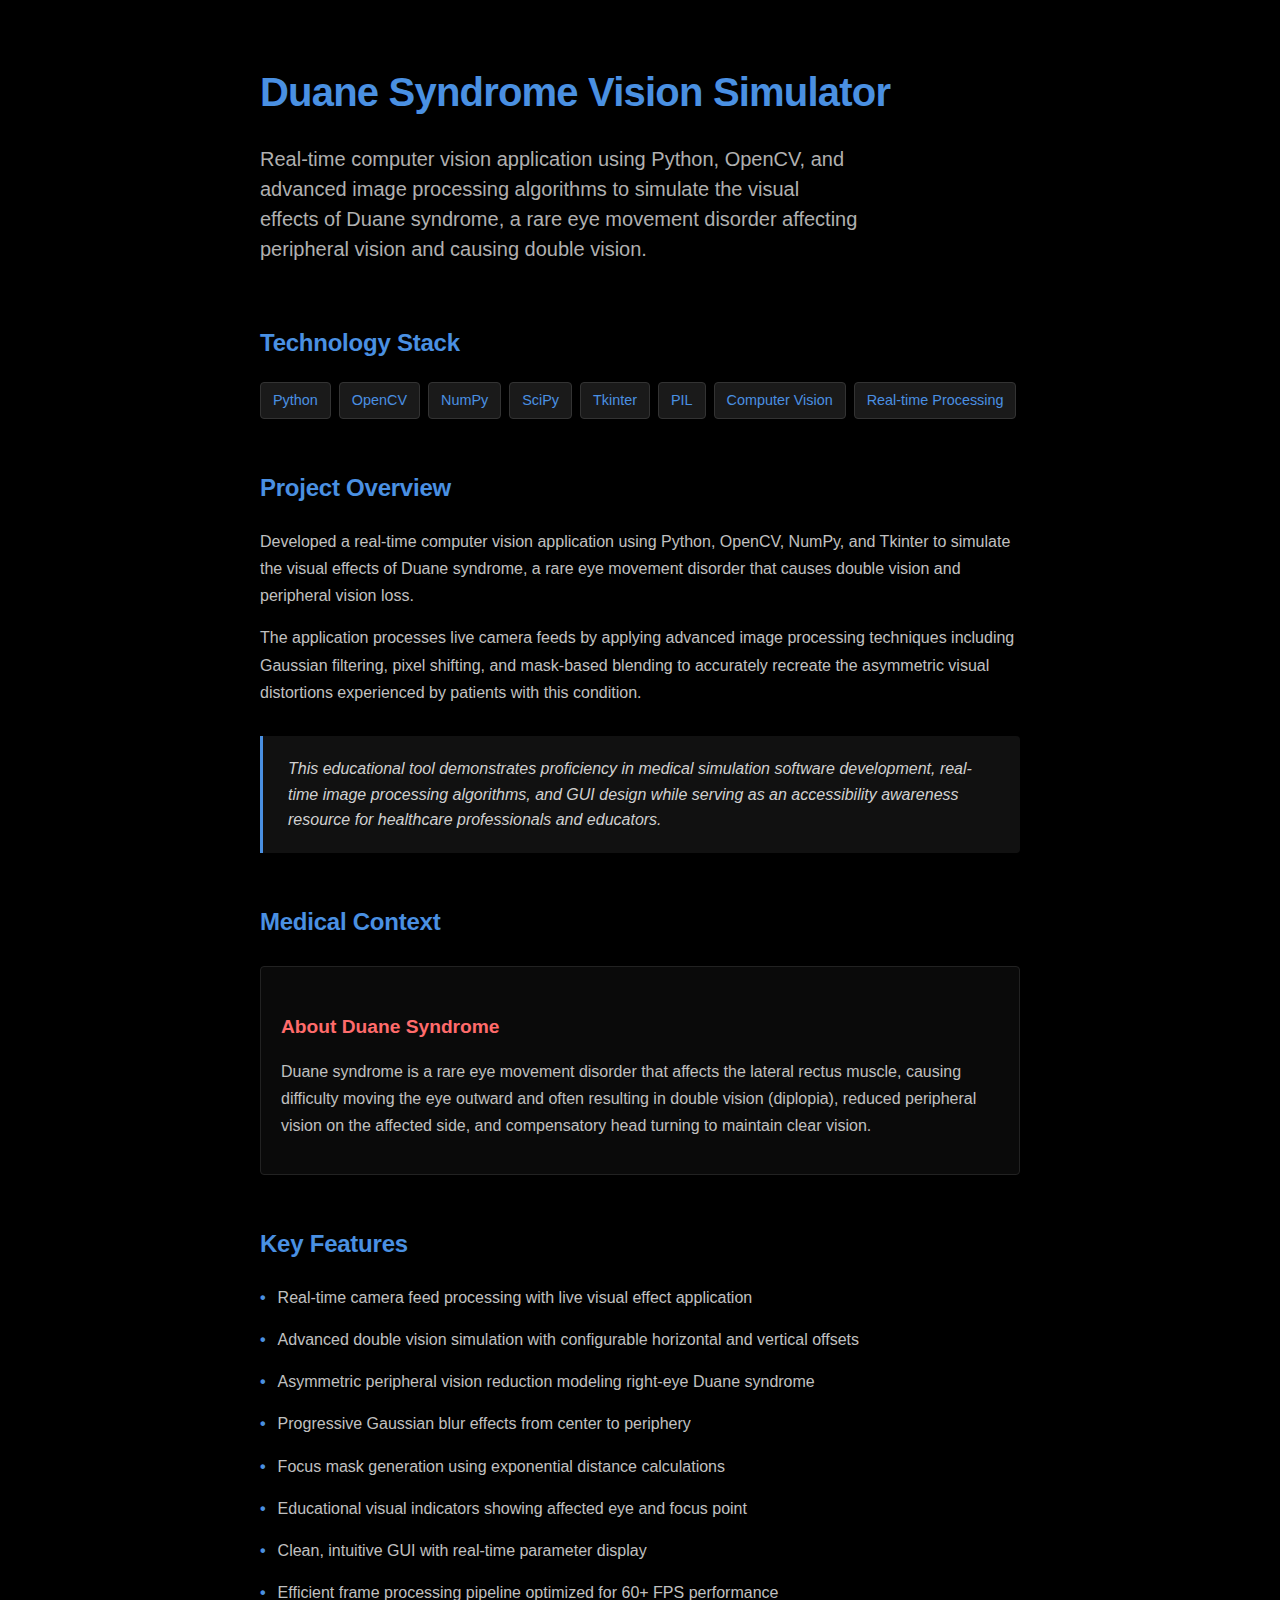
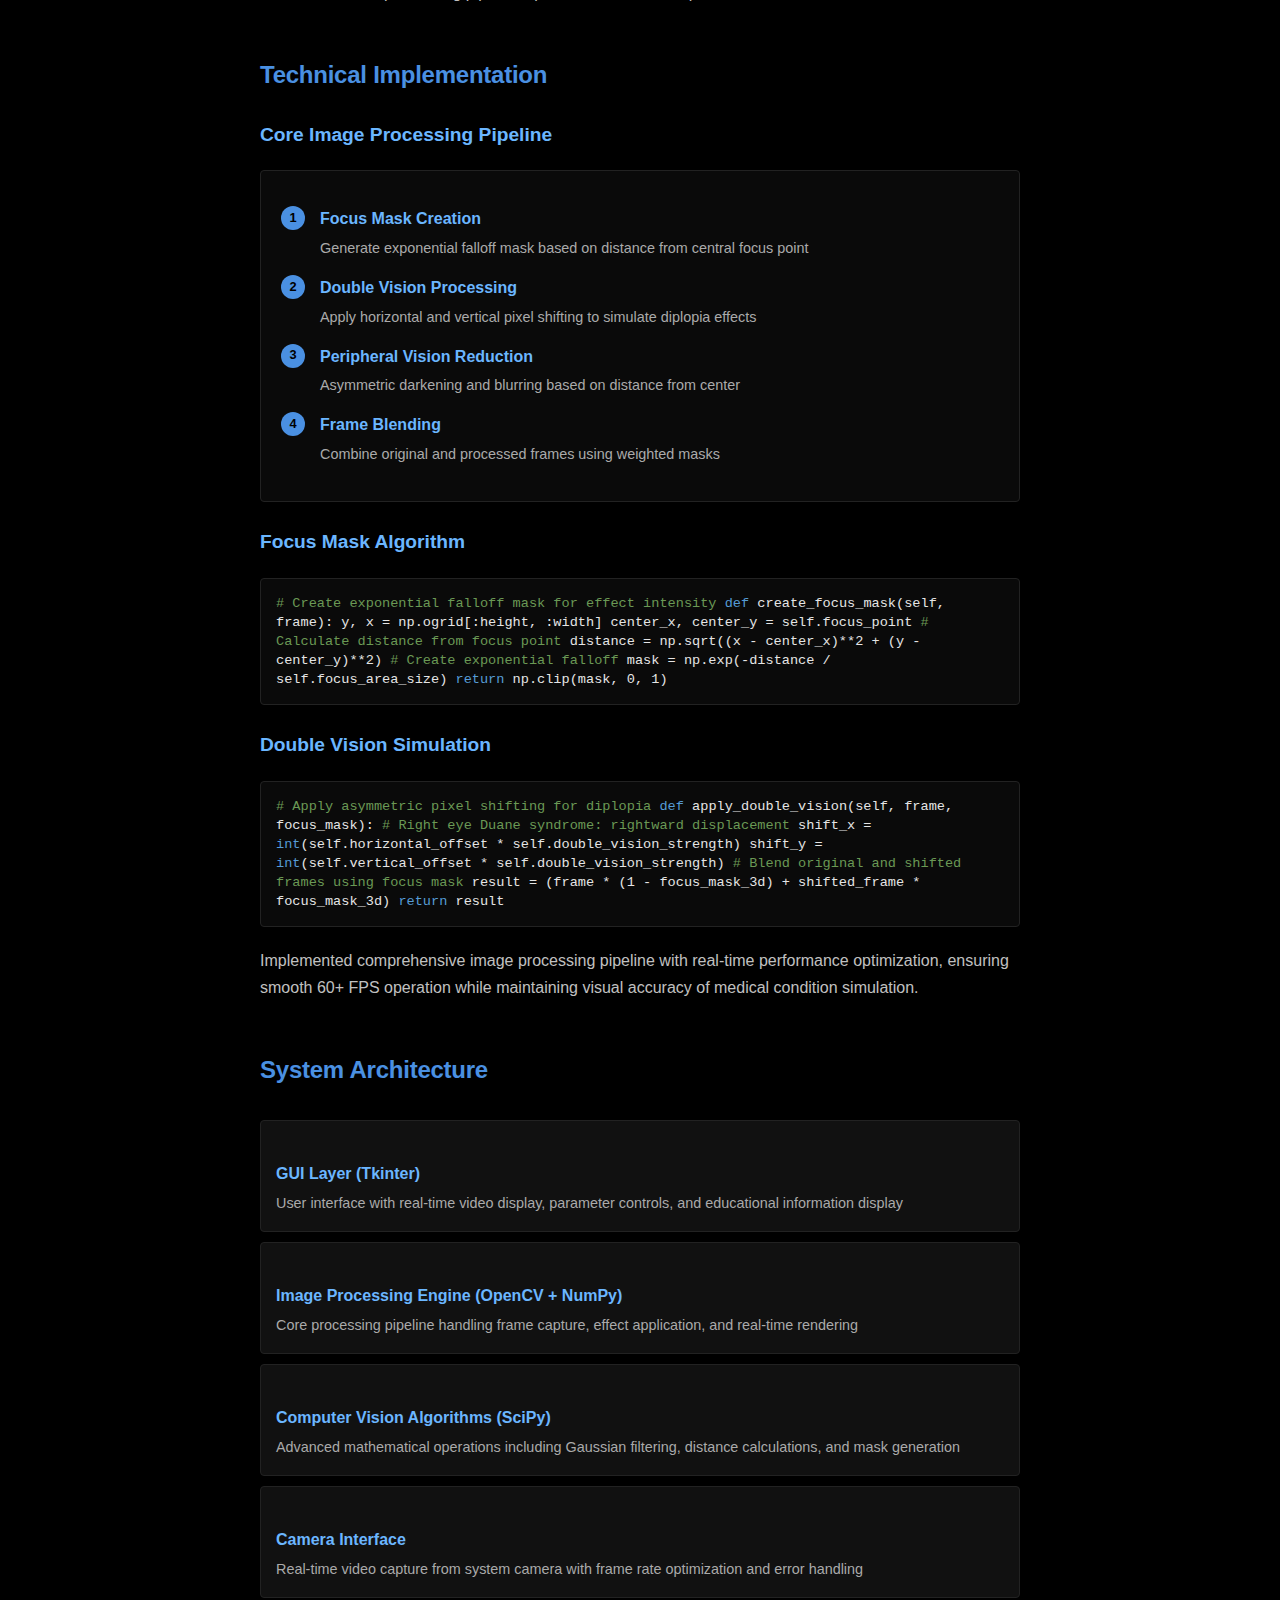
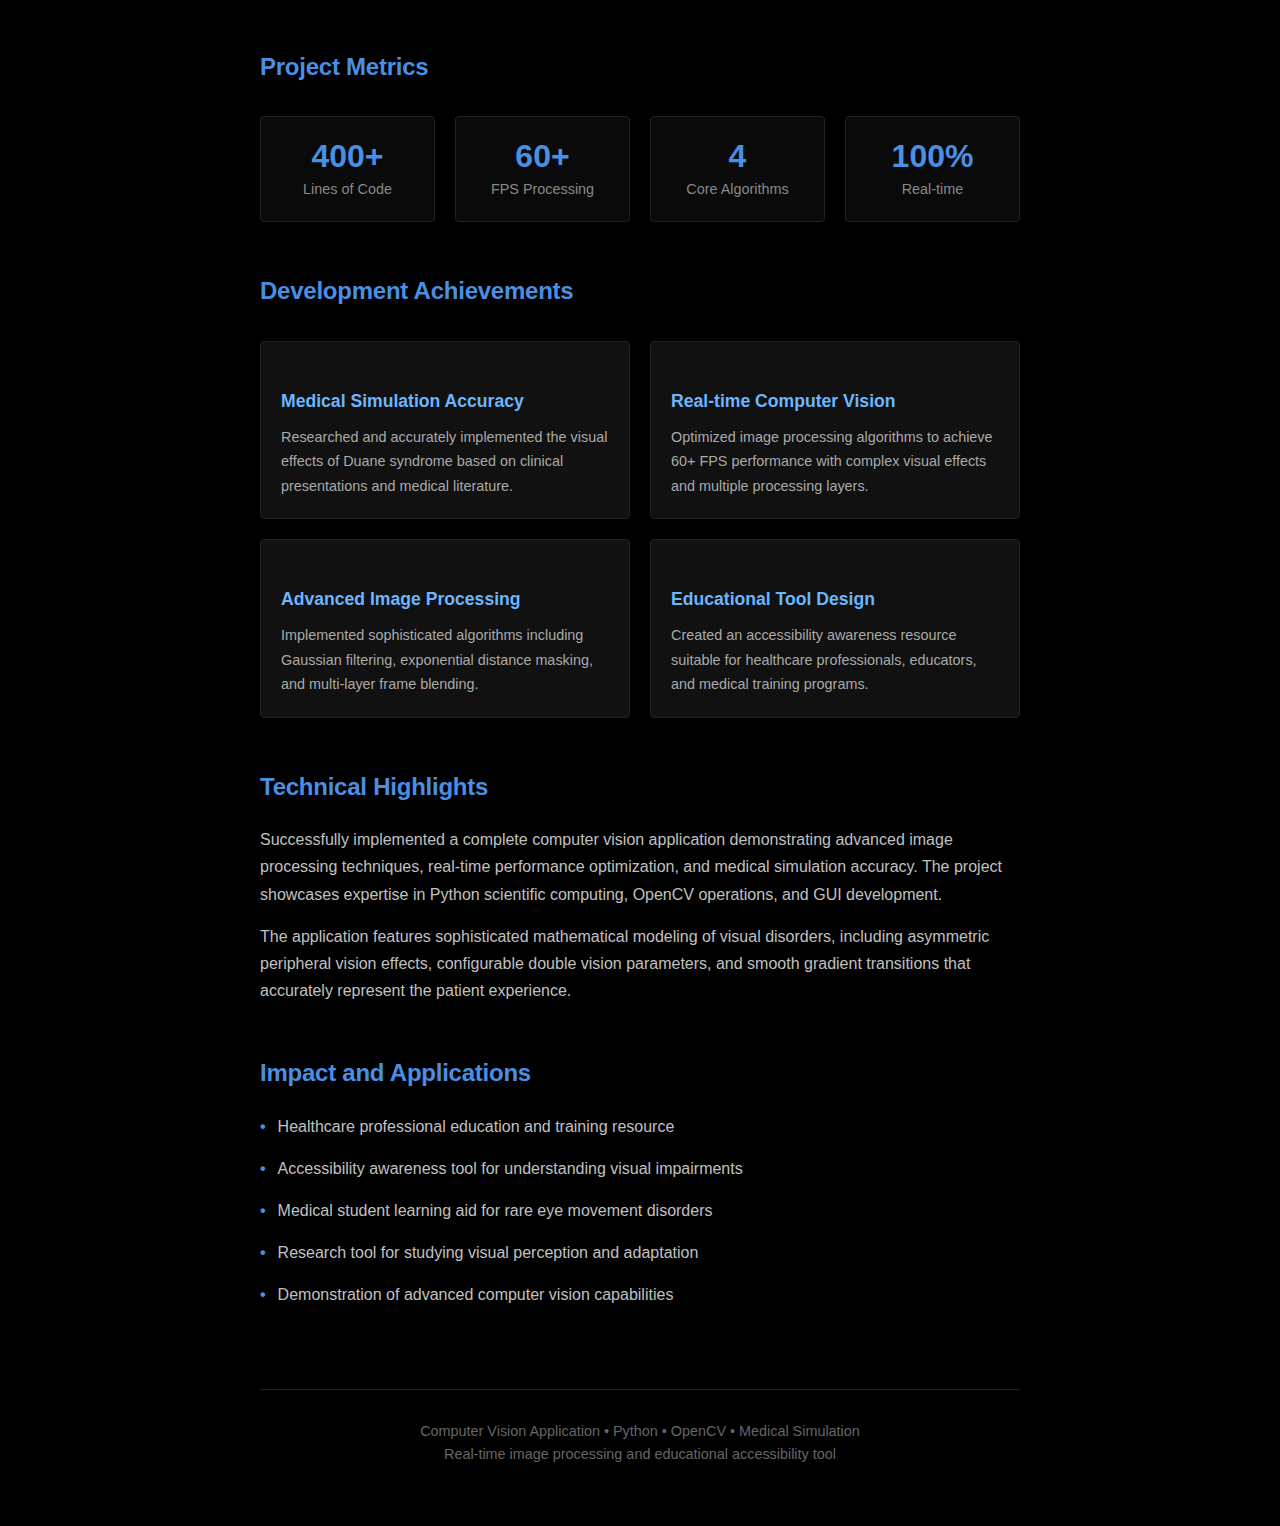
<file: projects/duane.html>
<!DOCTYPE html>
<html lang="en">
<head>
    <meta charset="UTF-8">
    <meta name="viewport" content="width=device-width, initial-scale=1.0">
    <title>Duane Syndrome Vision Simulator - Computer Vision Application</title>
    <style>
        * {
            margin: 0;
            padding: 0;
            box-sizing: border-box;
        }

        body {
            font-family: -apple-system, BlinkMacSystemFont, "Segoe UI", Roboto, sans-serif;
            line-height: 1.6;
            color: #e5e5e5;
            background: #000;
            font-size: 16px;
        }

        .container {
            max-width: 800px;
            margin: 0 auto;
            padding: 60px 20px;
        }

        .header {
            margin-bottom: 60px;
            text-align: left;
        }

        .header h1 {
            font-size: 2.5rem;
            font-weight: 600;
            color: #4A90E2;
            margin-bottom: 20px;
            letter-spacing: -0.02em;
        }

        .header .subtitle {
            font-size: 1.25rem;
            color: #b0b0b0;
            font-weight: 400;
            line-height: 1.5;
            max-width: 600px;
        }

        .section {
            margin-bottom: 50px;
        }

        .section h2 {
            font-size: 1.5rem;
            font-weight: 600;
            color: #4A90E2;
            margin-bottom: 20px;
            letter-spacing: -0.01em;
        }

        .section h3 {
            font-size: 1.2rem;
            font-weight: 600;
            color: #6BB6FF;
            margin: 25px 0 15px 0;
        }

        .section p {
            color: #c0c0c0;
            margin-bottom: 15px;
            line-height: 1.7;
        }

        .tech-stack {
            display: flex;
            flex-wrap: wrap;
            gap: 8px;
            margin: 20px 0;
        }

        .tech-item {
            background: #1a1a1a;
            color: #4A90E2;
            padding: 6px 12px;
            border-radius: 4px;
            font-size: 0.9rem;
            font-weight: 500;
            border: 1px solid #333;
        }

        .features {
            list-style: none;
            padding: 0;
        }

        .features li {
            margin: 15px 0;
            color: #c0c0c0;
            line-height: 1.7;
        }

        .features li:before {
            content: "•";
            color: #4A90E2;
            font-weight: bold;
            margin-right: 12px;
        }

        .highlight-box {
            background: #111;
            border-left: 3px solid #4A90E2;
            padding: 20px 25px;
            margin: 30px 0;
            font-style: italic;
            color: #d0d0d0;
            border-radius: 0 4px 4px 0;
        }

        .stats {
            display: grid;
            grid-template-columns: repeat(auto-fit, minmax(120px, 1fr));
            gap: 20px;
            margin: 30px 0;
        }

        .stat {
            text-align: center;
            background: #0a0a0a;
            padding: 20px 10px;
            border-radius: 4px;
            border: 1px solid #222;
        }

        .stat-number {
            font-size: 2rem;
            font-weight: 600;
            color: #4A90E2;
            display: block;
            line-height: 1.2;
        }

        .stat-label {
            font-size: 0.9rem;
            color: #888;
            margin-top: 5px;
        }

        .code {
            background: #0a0a0a;
            border: 1px solid #222;
            border-radius: 4px;
            padding: 15px;
            font-family: "SF Mono", Monaco, Consolas, monospace;
            font-size: 0.85rem;
            color: #e5e5e5;
            overflow-x: auto;
            margin: 20px 0;
            line-height: 1.4;
        }

        .code .comment {
            color: #6A9955;
        }

        .code .keyword {
            color: #569CD6;
        }

        .code .string {
            color: #CE9178;
        }

        .architecture {
            margin: 30px 0;
        }

        .layer {
            background: #111;
            border-radius: 4px;
            padding: 15px;
            margin: 10px 0;
            border-left: 3px solid #333;
            border: 1px solid #222;
        }

        .layer h3 {
            font-size: 1rem;
            font-weight: 600;
            color: #6BB6FF;
            margin-bottom: 5px;
        }

        .layer p {
            font-size: 0.9rem;
            color: #aaa;
            margin: 0;
        }

        .achievements {
            display: grid;
            grid-template-columns: repeat(auto-fit, minmax(280px, 1fr));
            gap: 20px;
            margin: 30px 0;
        }

        .achievement {
            background: #111;
            padding: 20px;
            border-radius: 4px;
            border: 1px solid #222;
        }

        .achievement h3 {
            font-size: 1.1rem;
            font-weight: 600;
            color: #6BB6FF;
            margin-bottom: 10px;
        }

        .achievement p {
            font-size: 0.9rem;
            color: #aaa;
            margin: 0;
        }

        .medical-section {
            background: #0a0a0a;
            border: 1px solid #222;
            border-radius: 4px;
            padding: 20px;
            margin: 25px 0;
        }

        .medical-section h3 {
            color: #FF6B6B;
            margin-bottom: 15px;
        }

        .footer {
            margin-top: 80px;
            padding-top: 30px;
            border-top: 1px solid #222;
            text-align: center;
            color: #666;
            font-size: 0.9rem;
        }

        .link {
            color: #4A90E2;
            text-decoration: none;
            border-bottom: 1px solid transparent;
            transition: border-bottom-color 0.2s;
        }

        .link:hover {
            border-bottom-color: #4A90E2;
        }

        .algorithm-steps {
            background: #0a0a0a;
            border: 1px solid #222;
            border-radius: 4px;
            padding: 20px;
            margin: 20px 0;
        }

        .step {
            display: flex;
            align-items: flex-start;
            margin: 15px 0;
        }

        .step-number {
            background: #4A90E2;
            color: #000;
            width: 24px;
            height: 24px;
            border-radius: 50%;
            display: flex;
            align-items: center;
            justify-content: center;
            font-size: 0.8rem;
            font-weight: bold;
            margin-right: 15px;
            flex-shrink: 0;
        }

        .step-content {
            flex: 1;
        }

        .step-title {
            color: #6BB6FF;
            font-weight: 600;
            margin-bottom: 5px;
        }

        .step-description {
            color: #aaa;
            font-size: 0.9rem;
        }

        @media (max-width: 600px) {
            .container {
                padding: 40px 20px;
            }
            
            .header h1 {
                font-size: 2rem;
            }
            
            .header .subtitle {
                font-size: 1.1rem;
            }
            
            .stats {
                grid-template-columns: repeat(2, 1fr);
            }
            
            .achievements {
                grid-template-columns: 1fr;
            }
        }

        /* Subtle entrance animation */
        .container {
            animation: fadeInUp 0.6s ease-out;
        }

        @keyframes fadeInUp {
            from {
                opacity: 0;
                transform: translateY(20px);
            }
            to {
                opacity: 1;
                transform: translateY(0);
            }
        }
    </style>
</head>
<body>
    <div class="container">
        <div class="header">
            <h1>Duane Syndrome Vision Simulator</h1>
            <div class="subtitle">
                Real-time computer vision application using Python, OpenCV, and advanced image processing algorithms to simulate the visual effects of Duane syndrome, a rare eye movement disorder affecting peripheral vision and causing double vision.
            </div>
        </div>

        <div class="section">
            <h2>Technology Stack</h2>
            <div class="tech-stack">
                <span class="tech-item">Python</span>
                <span class="tech-item">OpenCV</span>
                <span class="tech-item">NumPy</span>
                <span class="tech-item">SciPy</span>
                <span class="tech-item">Tkinter</span>
                <span class="tech-item">PIL</span>
                <span class="tech-item">Computer Vision</span>
                <span class="tech-item">Real-time Processing</span>
            </div>
        </div>

        <div class="section">
            <h2>Project Overview</h2>
            <p>
                Developed a real-time computer vision application using Python, OpenCV, NumPy, and Tkinter to simulate the visual effects of Duane syndrome, a rare eye movement disorder that causes double vision and peripheral vision loss.
            </p>
            <p>
                The application processes live camera feeds by applying advanced image processing techniques including Gaussian filtering, pixel shifting, and mask-based blending to accurately recreate the asymmetric visual distortions experienced by patients with this condition.
            </p>
            
            <div class="highlight-box">
                This educational tool demonstrates proficiency in medical simulation software development, real-time image processing algorithms, and GUI design while serving as an accessibility awareness resource for healthcare professionals and educators.
            </div>
        </div>

        <div class="section">
            <h2>Medical Context</h2>
            <div class="medical-section">
                <h3>About Duane Syndrome</h3>
                <p>
                    Duane syndrome is a rare eye movement disorder that affects the lateral rectus muscle, causing difficulty moving the eye outward and often resulting in double vision (diplopia), reduced peripheral vision on the affected side, and compensatory head turning to maintain clear vision.
                </p>
            </div>
        </div>

        <div class="section">
            <h2>Key Features</h2>
            <ul class="features">
                <li>Real-time camera feed processing with live visual effect application</li>
                <li>Advanced double vision simulation with configurable horizontal and vertical offsets</li>
                <li>Asymmetric peripheral vision reduction modeling right-eye Duane syndrome</li>
                <li>Progressive Gaussian blur effects from center to periphery</li>
                <li>Focus mask generation using exponential distance calculations</li>
                <li>Educational visual indicators showing affected eye and focus point</li>
                <li>Clean, intuitive GUI with real-time parameter display</li>
                <li>Efficient frame processing pipeline optimized for 60+ FPS performance</li>
            </ul>
        </div>

        <div class="section">
            <h2>Technical Implementation</h2>
            
            <h3>Core Image Processing Pipeline</h3>
            <div class="algorithm-steps">
                <div class="step">
                    <div class="step-number">1</div>
                    <div class="step-content">
                        <div class="step-title">Focus Mask Creation</div>
                        <div class="step-description">Generate exponential falloff mask based on distance from central focus point</div>
                    </div>
                </div>
                <div class="step">
                    <div class="step-number">2</div>
                    <div class="step-content">
                        <div class="step-title">Double Vision Processing</div>
                        <div class="step-description">Apply horizontal and vertical pixel shifting to simulate diplopia effects</div>
                    </div>
                </div>
                <div class="step">
                    <div class="step-number">3</div>
                    <div class="step-content">
                        <div class="step-title">Peripheral Vision Reduction</div>
                        <div class="step-description">Asymmetric darkening and blurring based on distance from center</div>
                    </div>
                </div>
                <div class="step">
                    <div class="step-number">4</div>
                    <div class="step-content">
                        <div class="step-title">Frame Blending</div>
                        <div class="step-description">Combine original and processed frames using weighted masks</div>
                    </div>
                </div>
            </div>

            <h3>Focus Mask Algorithm</h3>
            <div class="code"><span class="comment"># Create exponential falloff mask for effect intensity</span>
<span class="keyword">def</span> create_focus_mask(self, frame):
    y, x = np.ogrid[:height, :width]
    center_x, center_y = self.focus_point
    
    <span class="comment"># Calculate distance from focus point</span>
    distance = np.sqrt((x - center_x)**2 + (y - center_y)**2)
    
    <span class="comment"># Create exponential falloff</span>
    mask = np.exp(-distance / self.focus_area_size)
    <span class="keyword">return</span> np.clip(mask, 0, 1)</div>

            <h3>Double Vision Simulation</h3>
            <div class="code"><span class="comment"># Apply asymmetric pixel shifting for diplopia</span>
<span class="keyword">def</span> apply_double_vision(self, frame, focus_mask):
    <span class="comment"># Right eye Duane syndrome: rightward displacement</span>
    shift_x = <span class="keyword">int</span>(self.horizontal_offset * self.double_vision_strength)
    shift_y = <span class="keyword">int</span>(self.vertical_offset * self.double_vision_strength)
    
    <span class="comment"># Blend original and shifted frames using focus mask</span>
    result = (frame * (1 - focus_mask_3d) + 
              shifted_frame * focus_mask_3d)
    <span class="keyword">return</span> result</div>

            <p>
                Implemented comprehensive image processing pipeline with real-time performance optimization, ensuring smooth 60+ FPS operation while maintaining visual accuracy of medical condition simulation.
            </p>
        </div>

        <div class="section">
            <h2>System Architecture</h2>
            <div class="architecture">
                <div class="layer">
                    <h3>GUI Layer (Tkinter)</h3>
                    <p>User interface with real-time video display, parameter controls, and educational information display</p>
                </div>
                <div class="layer">
                    <h3>Image Processing Engine (OpenCV + NumPy)</h3>
                    <p>Core processing pipeline handling frame capture, effect application, and real-time rendering</p>
                </div>
                <div class="layer">
                    <h3>Computer Vision Algorithms (SciPy)</h3>
                    <p>Advanced mathematical operations including Gaussian filtering, distance calculations, and mask generation</p>
                </div>
                <div class="layer">
                    <h3>Camera Interface</h3>
                    <p>Real-time video capture from system camera with frame rate optimization and error handling</p>
                </div>
            </div>
        </div>

        <div class="section">
            <h2>Project Metrics</h2>
            <div class="stats">
                <div class="stat">
                    <span class="stat-number">400+</span>
                    <span class="stat-label">Lines of Code</span>
                </div>
                <div class="stat">
                    <span class="stat-number">60+</span>
                    <span class="stat-label">FPS Processing</span>
                </div>
                <div class="stat">
                    <span class="stat-number">4</span>
                    <span class="stat-label">Core Algorithms</span>
                </div>
                <div class="stat">
                    <span class="stat-number">100%</span>
                    <span class="stat-label">Real-time</span>
                </div>
            </div>
        </div>

        <div class="section">
            <h2>Development Achievements</h2>
            <div class="achievements">
                <div class="achievement">
                    <h3>Medical Simulation Accuracy</h3>
                    <p>Researched and accurately implemented the visual effects of Duane syndrome based on clinical presentations and medical literature.</p>
                </div>
                <div class="achievement">
                    <h3>Real-time Computer Vision</h3>
                    <p>Optimized image processing algorithms to achieve 60+ FPS performance with complex visual effects and multiple processing layers.</p>
                </div>
                <div class="achievement">
                    <h3>Advanced Image Processing</h3>
                    <p>Implemented sophisticated algorithms including Gaussian filtering, exponential distance masking, and multi-layer frame blending.</p>
                </div>
                <div class="achievement">
                    <h3>Educational Tool Design</h3>
                    <p>Created an accessibility awareness resource suitable for healthcare professionals, educators, and medical training programs.</p>
                </div>
            </div>
        </div>

        <div class="section">
            <h2>Technical Highlights</h2>
            <p>
                Successfully implemented a complete computer vision application demonstrating advanced image processing techniques, real-time performance optimization, and medical simulation accuracy. The project showcases expertise in Python scientific computing, OpenCV operations, and GUI development.
            </p>
            <p>
                The application features sophisticated mathematical modeling of visual disorders, including asymmetric peripheral vision effects, configurable double vision parameters, and smooth gradient transitions that accurately represent the patient experience.
            </p>
        </div>

        <div class="section">
            <h2>Impact and Applications</h2>
            <ul class="features">
                <li>Healthcare professional education and training resource</li>
                <li>Accessibility awareness tool for understanding visual impairments</li>
                <li>Medical student learning aid for rare eye movement disorders</li>
                <li>Research tool for studying visual perception and adaptation</li>
                <li>Demonstration of advanced computer vision capabilities</li>
            </ul>
        </div>

        <div class="footer">
            <p>Computer Vision Application • Python • OpenCV • Medical Simulation</p>
            <p>Real-time image processing and educational accessibility tool</p>
        </div>
    </div>
</body>
</html>
</file>
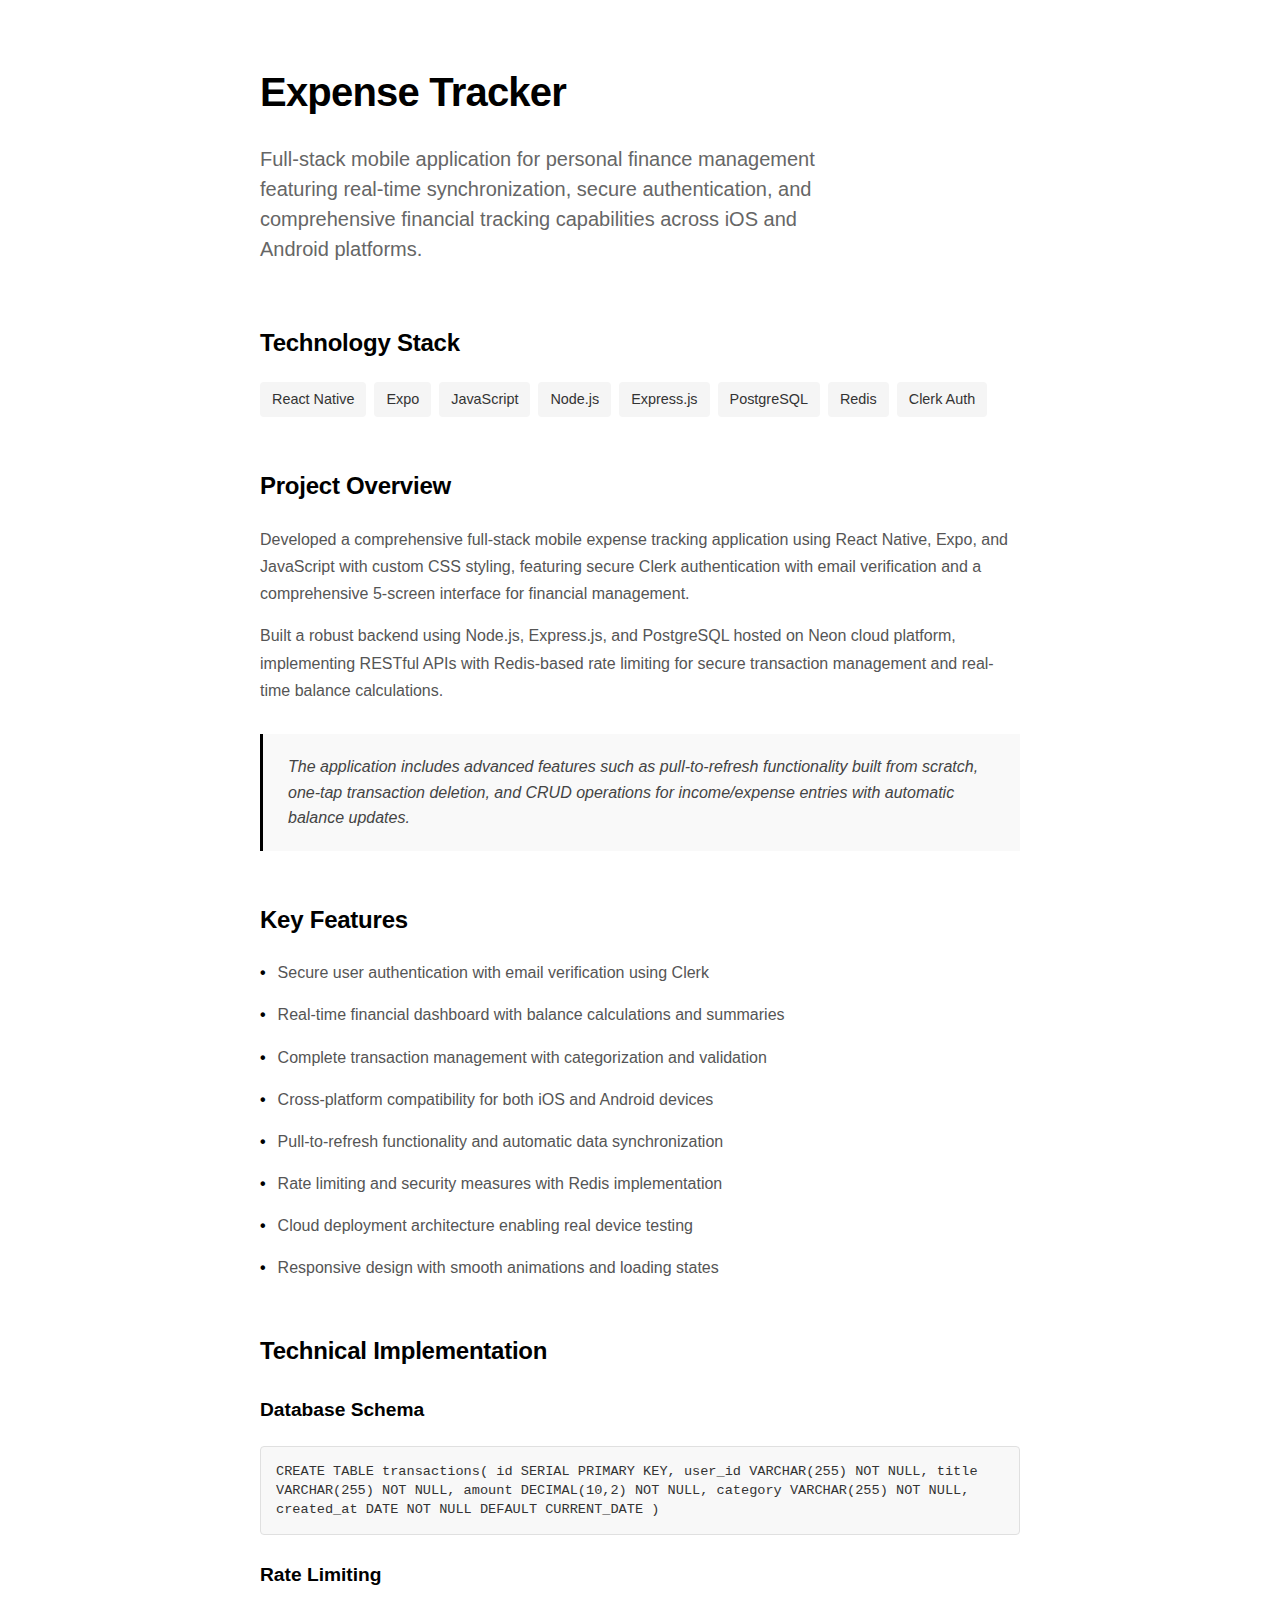
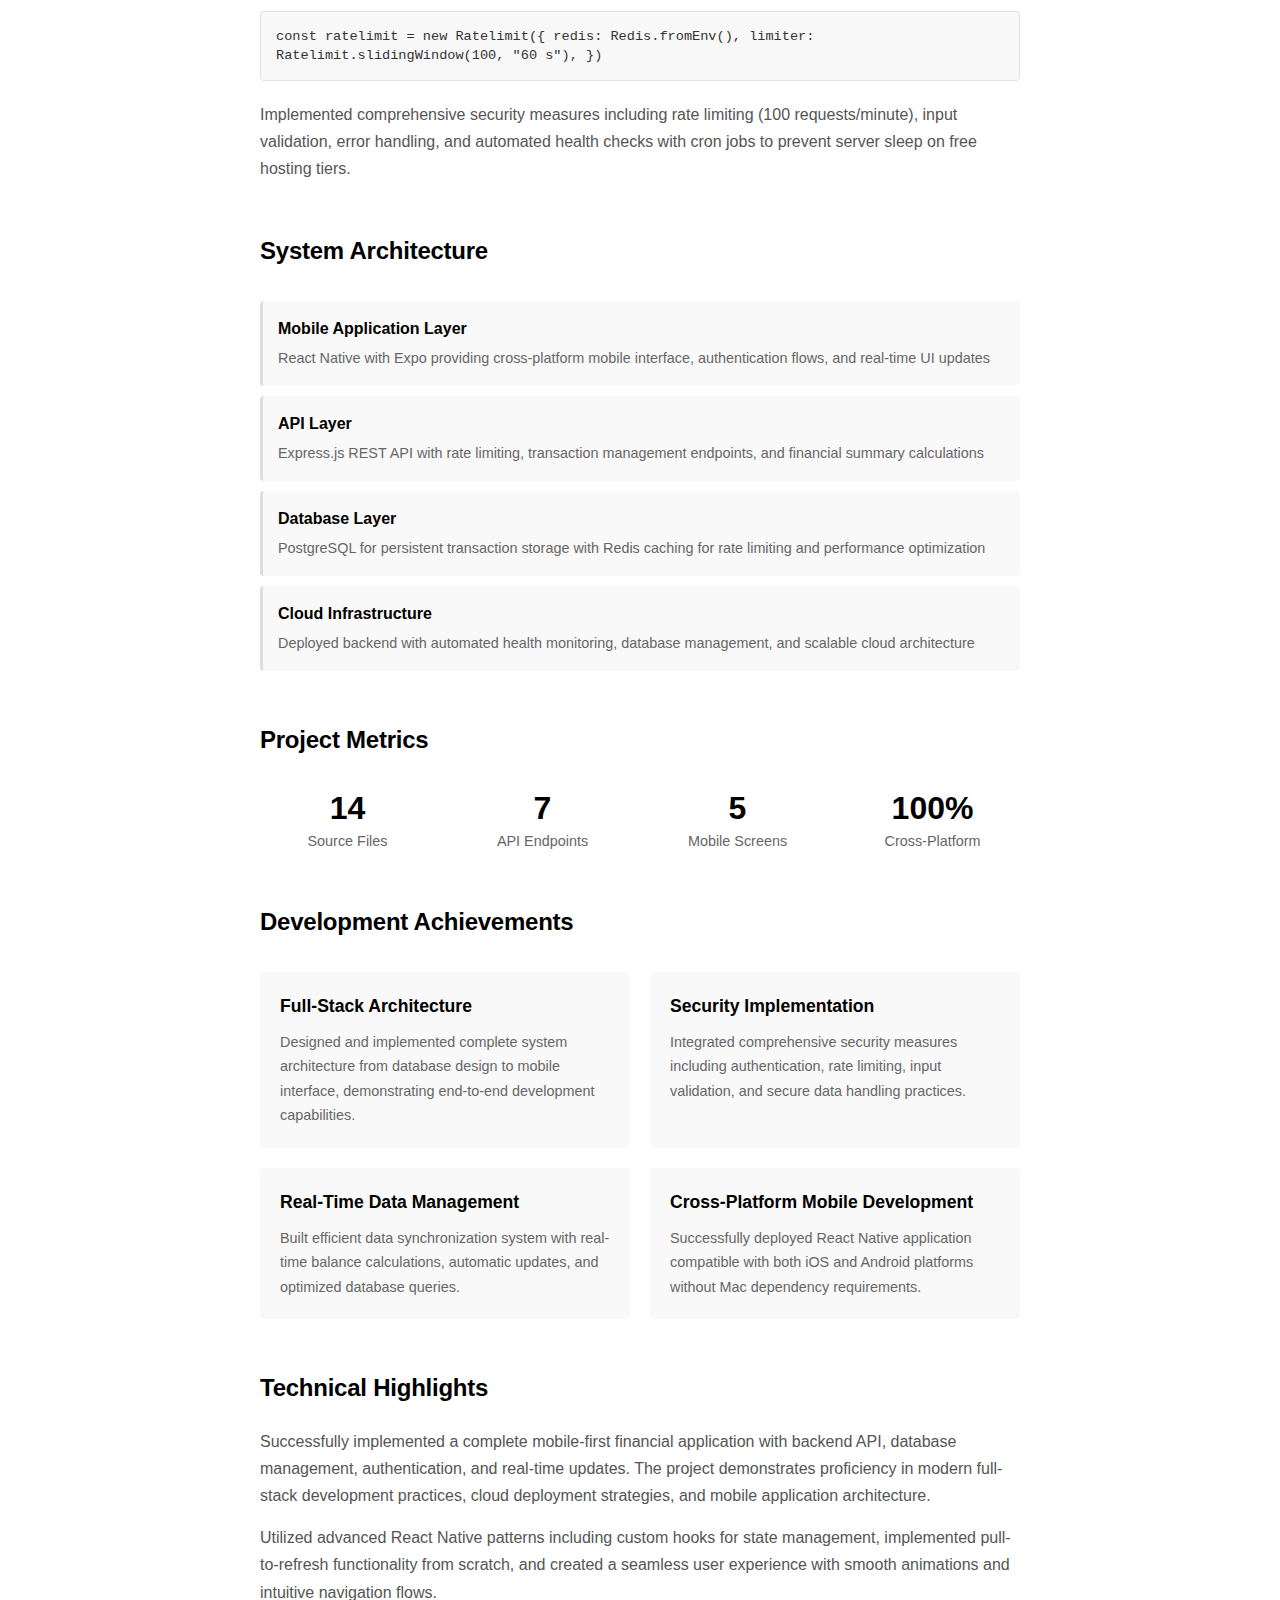
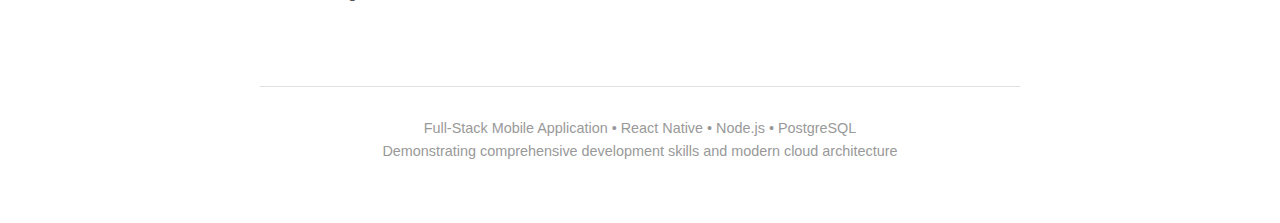
<file: projects/expense.html>
<!DOCTYPE html>
<html lang="en">
<head>
    <meta charset="UTF-8">
    <meta name="viewport" content="width=device-width, initial-scale=1.0">
    <title>Expense Tracker - Full-Stack Mobile Application</title>
    <style>
        * {
            margin: 0;
            padding: 0;
            box-sizing: border-box;
        }

        body {
            font-family: -apple-system, BlinkMacSystemFont, "Segoe UI", Roboto, sans-serif;
            line-height: 1.6;
            color: #333;
            background: #fff;
            font-size: 16px;
        }

        .container {
            max-width: 800px;
            margin: 0 auto;
            padding: 60px 20px;
        }

        .header {
            margin-bottom: 60px;
            text-align: left;
        }

        .header h1 {
            font-size: 2.5rem;
            font-weight: 600;
            color: #000;
            margin-bottom: 20px;
            letter-spacing: -0.02em;
        }

        .header .subtitle {
            font-size: 1.25rem;
            color: #666;
            font-weight: 400;
            line-height: 1.5;
            max-width: 600px;
        }

        .section {
            margin-bottom: 50px;
        }

        .section h2 {
            font-size: 1.5rem;
            font-weight: 600;
            color: #000;
            margin-bottom: 20px;
            letter-spacing: -0.01em;
        }

        .section p {
            color: #555;
            margin-bottom: 15px;
            line-height: 1.7;
        }

        .tech-stack {
            display: flex;
            flex-wrap: wrap;
            gap: 8px;
            margin: 20px 0;
        }

        .tech-item {
            background: #f5f5f5;
            color: #333;
            padding: 6px 12px;
            border-radius: 4px;
            font-size: 0.9rem;
            font-weight: 500;
        }

        .features {
            list-style: none;
            padding: 0;
        }

        .features li {
            margin: 15px 0;
            color: #555;
            line-height: 1.7;
        }

        .features li:before {
            content: "•";
            color: #000;
            font-weight: bold;
            margin-right: 12px;
        }

        .highlight-box {
            background: #f9f9f9;
            border-left: 3px solid #000;
            padding: 20px 25px;
            margin: 30px 0;
            font-style: italic;
            color: #444;
        }

        .stats {
            display: grid;
            grid-template-columns: repeat(auto-fit, minmax(120px, 1fr));
            gap: 20px;
            margin: 30px 0;
        }

        .stat {
            text-align: center;
        }

        .stat-number {
            font-size: 2rem;
            font-weight: 600;
            color: #000;
            display: block;
            line-height: 1.2;
        }

        .stat-label {
            font-size: 0.9rem;
            color: #666;
            margin-top: 5px;
        }

        .code {
            background: #f8f8f8;
            border: 1px solid #e0e0e0;
            border-radius: 4px;
            padding: 15px;
            font-family: "SF Mono", Monaco, Consolas, monospace;
            font-size: 0.85rem;
            color: #333;
            overflow-x: auto;
            margin: 20px 0;
            line-height: 1.4;
        }

        .architecture {
            margin: 30px 0;
        }

        .layer {
            background: #f9f9f9;
            border-radius: 4px;
            padding: 15px;
            margin: 10px 0;
            border-left: 3px solid #ddd;
        }

        .layer h3 {
            font-size: 1rem;
            font-weight: 600;
            color: #000;
            margin-bottom: 5px;
        }

        .layer p {
            font-size: 0.9rem;
            color: #666;
            margin: 0;
        }

        .achievements {
            display: grid;
            grid-template-columns: repeat(auto-fit, minmax(280px, 1fr));
            gap: 20px;
            margin: 30px 0;
        }

        .achievement {
            background: #f9f9f9;
            padding: 20px;
            border-radius: 4px;
        }

        .achievement h3 {
            font-size: 1.1rem;
            font-weight: 600;
            color: #000;
            margin-bottom: 10px;
        }

        .achievement p {
            font-size: 0.9rem;
            color: #666;
            margin: 0;
        }

        .footer {
            margin-top: 80px;
            padding-top: 30px;
            border-top: 1px solid #e0e0e0;
            text-align: center;
            color: #999;
            font-size: 0.9rem;
        }

        .link {
            color: #000;
            text-decoration: none;
            border-bottom: 1px solid transparent;
            transition: border-bottom-color 0.2s;
        }

        .link:hover {
            border-bottom-color: #000;
        }

        @media (max-width: 600px) {
            .container {
                padding: 40px 20px;
            }
            
            .header h1 {
                font-size: 2rem;
            }
            
            .header .subtitle {
                font-size: 1.1rem;
            }
            
            .stats {
                grid-template-columns: repeat(2, 1fr);
            }
            
            .achievements {
                grid-template-columns: 1fr;
            }
        }

        /* Subtle entrance animation */
        .container {
            animation: fadeInUp 0.6s ease-out;
        }

        @keyframes fadeInUp {
            from {
                opacity: 0;
                transform: translateY(20px);
            }
            to {
                opacity: 1;
                transform: translateY(0);
            }
        }
    </style>
</head>
<body>
    <div class="container">
        <div class="header">
            <h1>Expense Tracker</h1>
            <div class="subtitle">
                Full-stack mobile application for personal finance management featuring real-time synchronization, secure authentication, and comprehensive financial tracking capabilities across iOS and Android platforms.
            </div>
        </div>

        <div class="section">
            <h2>Technology Stack</h2>
            <div class="tech-stack">
                <span class="tech-item">React Native</span>
                <span class="tech-item">Expo</span>
                <span class="tech-item">JavaScript</span>
                <span class="tech-item">Node.js</span>
                <span class="tech-item">Express.js</span>
                <span class="tech-item">PostgreSQL</span>
                <span class="tech-item">Redis</span>
                <span class="tech-item">Clerk Auth</span>
            </div>
        </div>

        <div class="section">
            <h2>Project Overview</h2>
            <p>
                Developed a comprehensive full-stack mobile expense tracking application using React Native, Expo, and JavaScript with custom CSS styling, featuring secure Clerk authentication with email verification and a comprehensive 5-screen interface for financial management.
            </p>
            <p>
                Built a robust backend using Node.js, Express.js, and PostgreSQL hosted on Neon cloud platform, implementing RESTful APIs with Redis-based rate limiting for secure transaction management and real-time balance calculations.
            </p>
            
            <div class="highlight-box">
                The application includes advanced features such as pull-to-refresh functionality built from scratch, one-tap transaction deletion, and CRUD operations for income/expense entries with automatic balance updates.
            </div>
        </div>

        <div class="section">
            <h2>Key Features</h2>
            <ul class="features">
                <li>Secure user authentication with email verification using Clerk</li>
                <li>Real-time financial dashboard with balance calculations and summaries</li>
                <li>Complete transaction management with categorization and validation</li>
                <li>Cross-platform compatibility for both iOS and Android devices</li>
                <li>Pull-to-refresh functionality and automatic data synchronization</li>
                <li>Rate limiting and security measures with Redis implementation</li>
                <li>Cloud deployment architecture enabling real device testing</li>
                <li>Responsive design with smooth animations and loading states</li>
            </ul>
        </div>

        <div class="section">
            <h2>Technical Implementation</h2>
            
            <h3 style="font-size: 1.2rem; margin: 25px 0 15px 0; color: #000;">Database Schema</h3>
            <div class="code">CREATE TABLE transactions(
    id SERIAL PRIMARY KEY, 
    user_id VARCHAR(255) NOT NULL,
    title VARCHAR(255) NOT NULL,
    amount DECIMAL(10,2) NOT NULL,
    category VARCHAR(255) NOT NULL,
    created_at DATE NOT NULL DEFAULT CURRENT_DATE
)</div>

            <h3 style="font-size: 1.2rem; margin: 25px 0 15px 0; color: #000;">Rate Limiting</h3>
            <div class="code">const ratelimit = new Ratelimit({
  redis: Redis.fromEnv(),
  limiter: Ratelimit.slidingWindow(100, "60 s"),
})</div>

            <p>
                Implemented comprehensive security measures including rate limiting (100 requests/minute), input validation, error handling, and automated health checks with cron jobs to prevent server sleep on free hosting tiers.
            </p>
        </div>

        <div class="section">
            <h2>System Architecture</h2>
            <div class="architecture">
                <div class="layer">
                    <h3>Mobile Application Layer</h3>
                    <p>React Native with Expo providing cross-platform mobile interface, authentication flows, and real-time UI updates</p>
                </div>
                <div class="layer">
                    <h3>API Layer</h3>
                    <p>Express.js REST API with rate limiting, transaction management endpoints, and financial summary calculations</p>
                </div>
                <div class="layer">
                    <h3>Database Layer</h3>
                    <p>PostgreSQL for persistent transaction storage with Redis caching for rate limiting and performance optimization</p>
                </div>
                <div class="layer">
                    <h3>Cloud Infrastructure</h3>
                    <p>Deployed backend with automated health monitoring, database management, and scalable cloud architecture</p>
                </div>
            </div>
        </div>

        <div class="section">
            <h2>Project Metrics</h2>
            <div class="stats">
                <div class="stat">
                    <span class="stat-number">14</span>
                    <span class="stat-label">Source Files</span>
                </div>
                <div class="stat">
                    <span class="stat-number">7</span>
                    <span class="stat-label">API Endpoints</span>
                </div>
                <div class="stat">
                    <span class="stat-number">5</span>
                    <span class="stat-label">Mobile Screens</span>
                </div>
                <div class="stat">
                    <span class="stat-number">100%</span>
                    <span class="stat-label">Cross-Platform</span>
                </div>
            </div>
        </div>

        <div class="section">
            <h2>Development Achievements</h2>
            <div class="achievements">
                <div class="achievement">
                    <h3>Full-Stack Architecture</h3>
                    <p>Designed and implemented complete system architecture from database design to mobile interface, demonstrating end-to-end development capabilities.</p>
                </div>
                <div class="achievement">
                    <h3>Security Implementation</h3>
                    <p>Integrated comprehensive security measures including authentication, rate limiting, input validation, and secure data handling practices.</p>
                </div>
                <div class="achievement">
                    <h3>Real-Time Data Management</h3>
                    <p>Built efficient data synchronization system with real-time balance calculations, automatic updates, and optimized database queries.</p>
                </div>
                <div class="achievement">
                    <h3>Cross-Platform Mobile Development</h3>
                    <p>Successfully deployed React Native application compatible with both iOS and Android platforms without Mac dependency requirements.</p>
                </div>
            </div>
        </div>

        <div class="section">
            <h2>Technical Highlights</h2>
            <p>
                Successfully implemented a complete mobile-first financial application with backend API, database management, authentication, and real-time updates. The project demonstrates proficiency in modern full-stack development practices, cloud deployment strategies, and mobile application architecture.
            </p>
            <p>
                Utilized advanced React Native patterns including custom hooks for state management, implemented pull-to-refresh functionality from scratch, and created a seamless user experience with smooth animations and intuitive navigation flows.
            </p>
        </div>

        <div class="footer">
            <p>Full-Stack Mobile Application • React Native • Node.js • PostgreSQL</p>
            <p>Demonstrating comprehensive development skills and modern cloud architecture</p>
        </div>
    </div>
</body>
</html>
</file>
<file: Lab 8/annotations/css/style.css>
body {
    font-family: 'Noto Sans JP', sans-serif;
    font-size: 13px;
    padding: 30px;
  }
  
  h1 {
    margin-top: 0;
  }
  
  
  .source {
    margin-top: 40px;
    font-size: 10px;
    color: #888;
  }
  .source a {
    color: #888;
  }
  
  
  /* Axes */
  .axis line {
    fill: none;
    stroke: #8693a0;
    shape-rendering: crispEdges;
  }
  .axis text {
    font-size: 13px;
    fill: #6b6b6b;
  }
  .axis-title {
    font-size: 13px;
    fill: #888;
  }
  .x-axis .domain {
    stroke: #8693a0;
  }
  .y-axis .domain {
    display: none;
  }
  
  .chart-line {
    fill: none;
    stroke: #517390;
    stroke-width: 2px;
  }
  
  /* Annotations */
  .annotation.anomaly path {
    stroke: #b30f0f;
    stroke-width: 2px;
  }
  .annotation.anomaly text {
    fill: #b30f0f;
  }
  .annotation.dashed .subject {
    shape-rendering: crispEdges;
    stroke-dasharray: 1,3;
  }
</file>
<file: Lab 8/graphs/css/style.css>
body {
    font-family: 'Noto Sans JP', sans-serif;
    font-size: 13px;
    padding: 30px;
  }
  
  h1 {
    margin-top: 0;
    font-size: 1.2rem;
  }
  
  .source {
    font-size: 10px;
    color: #888;
  }
  .source a {
    color: #888;
  }
  
  line {
    stroke: #ddd;
  }
</file>
<file: Lab 8/responsive/css/style.css>
body {
    font-family: 'Noto Sans JP', sans-serif;
    font-size: 13px;
    padding: 30px;
    background: #f7f7f7;
  }
  
  h1 {
    margin-top: 0;
  }
  
  #scatterplot {
    max-width: 1000px;
  }
  
  
  .source {
    font-size: 10px;
    color: #888;
  }
  .source a {
    color: #888;
  }
  
  /* Marks */
  .point:hover {
    stroke: #333;
  }
  
  /* Axes */
  .axis line {
    fill: none;
    stroke: #ddd;
    shape-rendering: crispEdges;
  }
  .axis text {
    font-size: 13px;
    fill: #6b6b6b;
  }
  .axis-title {
    font-size: 13px;
    fill: #888;
  }
  .y-axis .tick:first-child line {
    stroke: #b1b1b1;
  }
  .y-axis .tick:first-child text {
    display: none;
  }
  .x-axis .tick:first-child line {
    display: none;
  }
  .axis path {
    display: none;
  }
  
  /* Legend */
  .legend {
    margin: 20px 0;
    list-style: none;
    padding: 0;
  }
  .legend-btn {
    display: inline-block;
    margin: 0 20px 0 0;
    cursor: pointer;
    transition: all ease-in-out 200ms;
  }
  .legend-btn:hover.legend-btn.inactive:hover  {
    opacity: 0.7;
  }
  .legend-btn.inactive {
    opacity: 0.5;
  }
  .legend-symbol {
    width: 12px;
    height: 12px;
    margin-right: 3px;
    display: inline-block;
  }
  .legend-btn[data-difficulty="Easy"] .legend-symbol {
    background: #d3eecd;
  }
  .legend-btn[data-difficulty="Intermediate"] .legend-symbol {
    background: #7bc77e;
  }
  .legend-btn[data-difficulty="Difficult"] .legend-symbol {
    background: #2a8d46;
  }
  
  /* Tooltip */
  #tooltip {
    position: absolute;
    display: none;
    background: #fff;
    box-shadow: 3px 3px 3px 0px rgb(92 92 92 / 0.5);
    border: 1px solid #ddd;
    font-size: 12px;
    font-weight: 500;
    padding: 8px;
    min-width: 160px;
    color: #333;
  }
  .tooltip-title {
    color: #000;
    font-size: 14px;
    font-weight: 600;
  }
  #tooltip ul {
    margin: 5px 0 0 0;
    padding-left: 20px;
  }
</file>
<file: Lab 8/scrollytelling/css/style.css>
body {
  font-family: 'Noto Sans JP', sans-serif;
  font-size: 16px;
  font-weight: 400;
  background: #f7f7f7;
}

.page {
  margin: 2rem auto;
  max-width: 50rem;
}

.container {
  position: relative;
  margin-bottom: 100px;
}

#vis {
  position: fixed;
  width: 400px;
}

#prose {
  margin-left: 400px;
}
#prose .step {
  height: 500px;
}

.count {
  padding: 0px 4px;
  background: #efe9e9;
  font-weight: 600;
  border-radius: 8px;
  margin: 0 4px;
}

.step {
  font-size: 1.2rem;
}

.chart-label {
  font-size: .7rem;
}
</file>
<file: lab7/stock-skeleton/css/style.css>
body {
    font-family: 'Noto Sans JP', sans-serif;
    font-size: 13px;
    padding: 30px;
  }
  
  h1 {
    margin-top: 0;
  }
  
  #start-year-input {
    width: 60px;
  }
  
  .source {
    margin-top: 40px;
    font-size: 10px;
    color: #888;
  }
  .source a {
    color: #888;
  }
  
  /* Tooltip */
  .tooltip circle {
    fill: none;
    stroke: #78bd39;
  }
  .tooltip text {
    fill: #78bd39;
  }
  
  
  /* Axes */
  .axis line {
    fill: none;
    stroke: #8693a0;
    shape-rendering: crispEdges;
  }
  .axis text {
    font-size: 13px;
    fill: #6b6b6b;
  }
  .axis-title {
    font-size: 13px;
    fill: #888;
  }
  .x-axis .domain {
    stroke: #8693a0;
  }
  .y-axis .domain {
    display: none;
  }
  
  .chart-area {
    fill: #a5b3bf;
  }
  .chart-line {
    fill: none;
    stroke: #517390;
    stroke-width: 2px;
    clip-path: url(#clip);
  }
</file>
<file: lab7/stream-stacks/css/style.css>
body {
    font-family: 'Noto Sans JP', sans-serif;
    font-size: 13px;
    padding: 30px;
  }
  
  .axis text {
    font-size: .7rem;
    fill: #6b6b6b;
  }
  
  .domain, .axis .tick line {
    stroke: #888;
  }
  
  
  rect {
    shape-rendering: crispEdges;
  }
  
  .cat-milk rect {
    fill: #6080b5;
  }
  .cat-water rect {
    fill: #d4c32d;
  }
  
  
  /* Axes 
  .axis line {
    fill: none;
    stroke: #cac8c8;
    shape-rendering: crispEdges;
    stroke-dasharray: 3 2;
    stroke-width: 0.5;
  }
  .axis text {
    font-size: .7rem;
    fill: #6b6b6b;
  }
  .axis-label {
    font-size: .75rem;
    fill: #333;
  }
  .y-axis .domain, .x-axis .domain {
    display: none;
  }
  .y-axis .tick:first-child line {
    display: none !important;
  }
  */
</file>
<file: lab7/trails-skeleton/css/style.css>
body {
    font-family: 'Noto Sans JP', sans-serif;
    font-size: 13px;
    padding: 30px;
    background: #f7f7f7;
  }
  
  .container {
    display: flex;
  }
  
  .margin-right {
    margin-right: 30px;
  }
  
  h1 {
    margin-top: 0;
  }
  
  .source {
    margin-top: 30px;
    font-size: 10px;
    color: #888;
  }
  .source a {
    color: #888;
  }
  
  /* Marks */
  .point:hover {
    stroke: #333;
  }
  .bar {
    shape-rendering: crispEdges;
  }

  .bar:hover {
    stroke: #777;
  }
  
  .bar.active {
    stroke: #333;
  }
  
  
  /* Axes */
  .axis line {
    fill: none;
    stroke: #ddd;
    shape-rendering: crispEdges;
  }
  .axis text {
    font-size: 13px;
    fill: #6b6b6b;
  }
  .axis-title {
    font-size: 13px;
    fill: #888;
  }
  .y-axis .tick:first-child line {
    stroke: #b1b1b1;
  }
  .y-axis .tick:first-child text {
    display: none;
  }
  .x-axis .tick:first-child line {
    display: none;
  }
  .axis path {
    display: none;
  }
  
  
  /* Tooltip */
  #tooltip {
    position: absolute;
    display: none;
    background: #fff;
    box-shadow: 3px 3px 3px 0px rgb(92 92 92 / 0.5);
    border: 1px solid #ddd;
    font-size: 12px;
    font-weight: 500;
    padding: 8px;
    min-width: 160px;
    color: #333;
  }
  .tooltip-title {
    color: #000;
    font-size: 14px;
    font-weight: 600;
  }
  #tooltip ul {
    margin: 5px 0 0 0;
    padding-left: 20px;
  }
</file>
